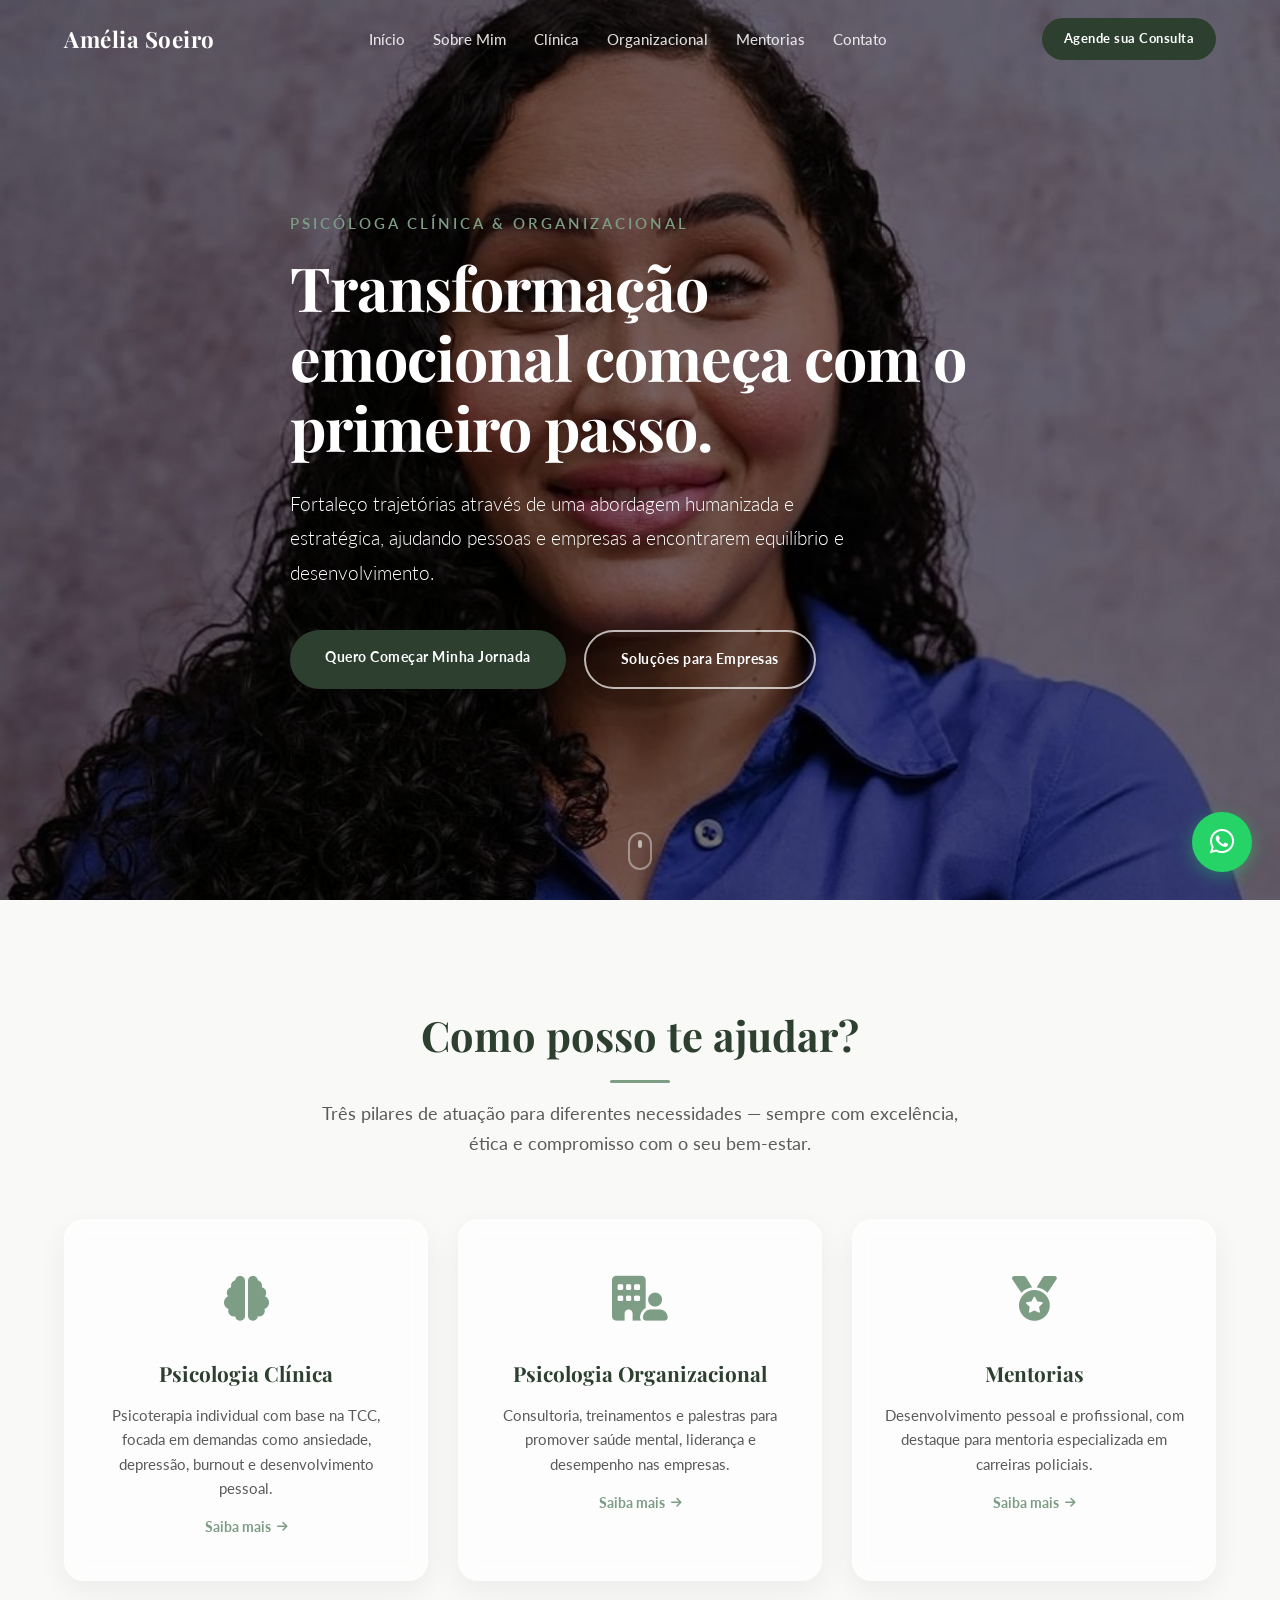
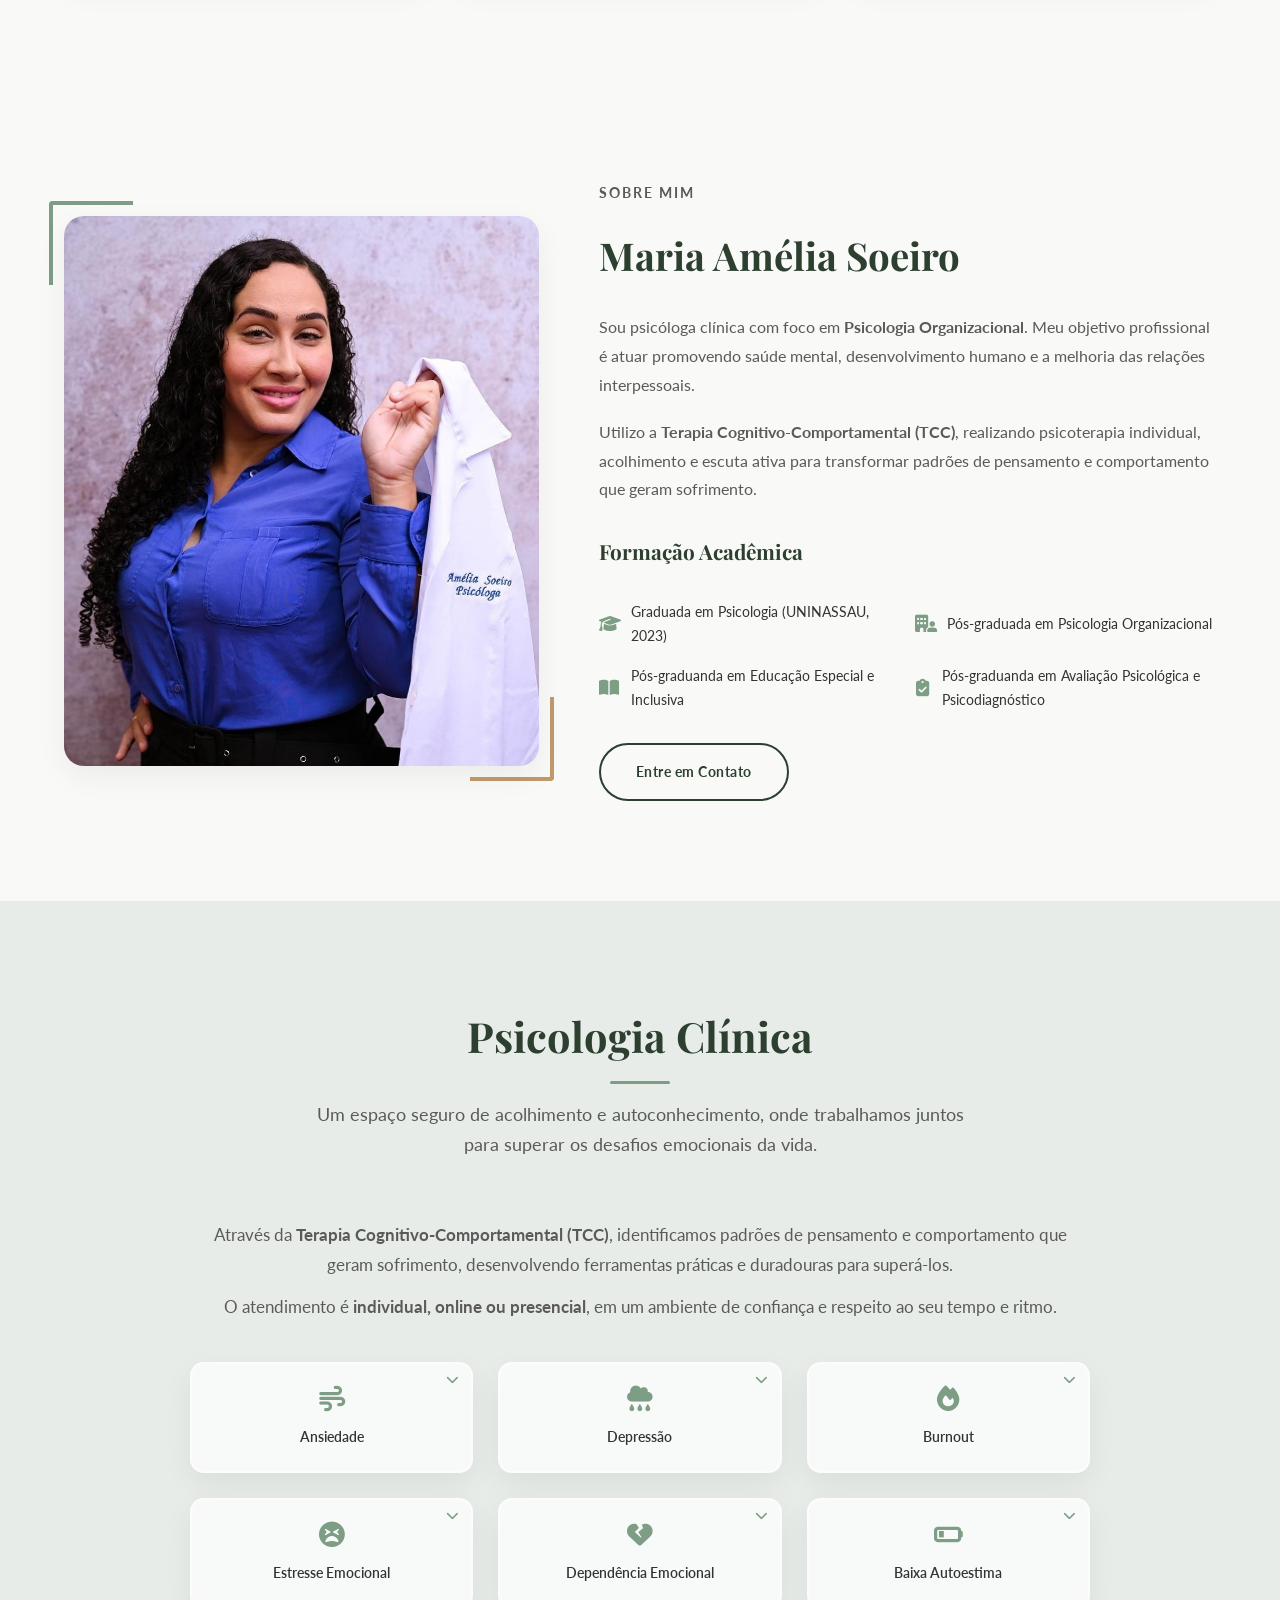
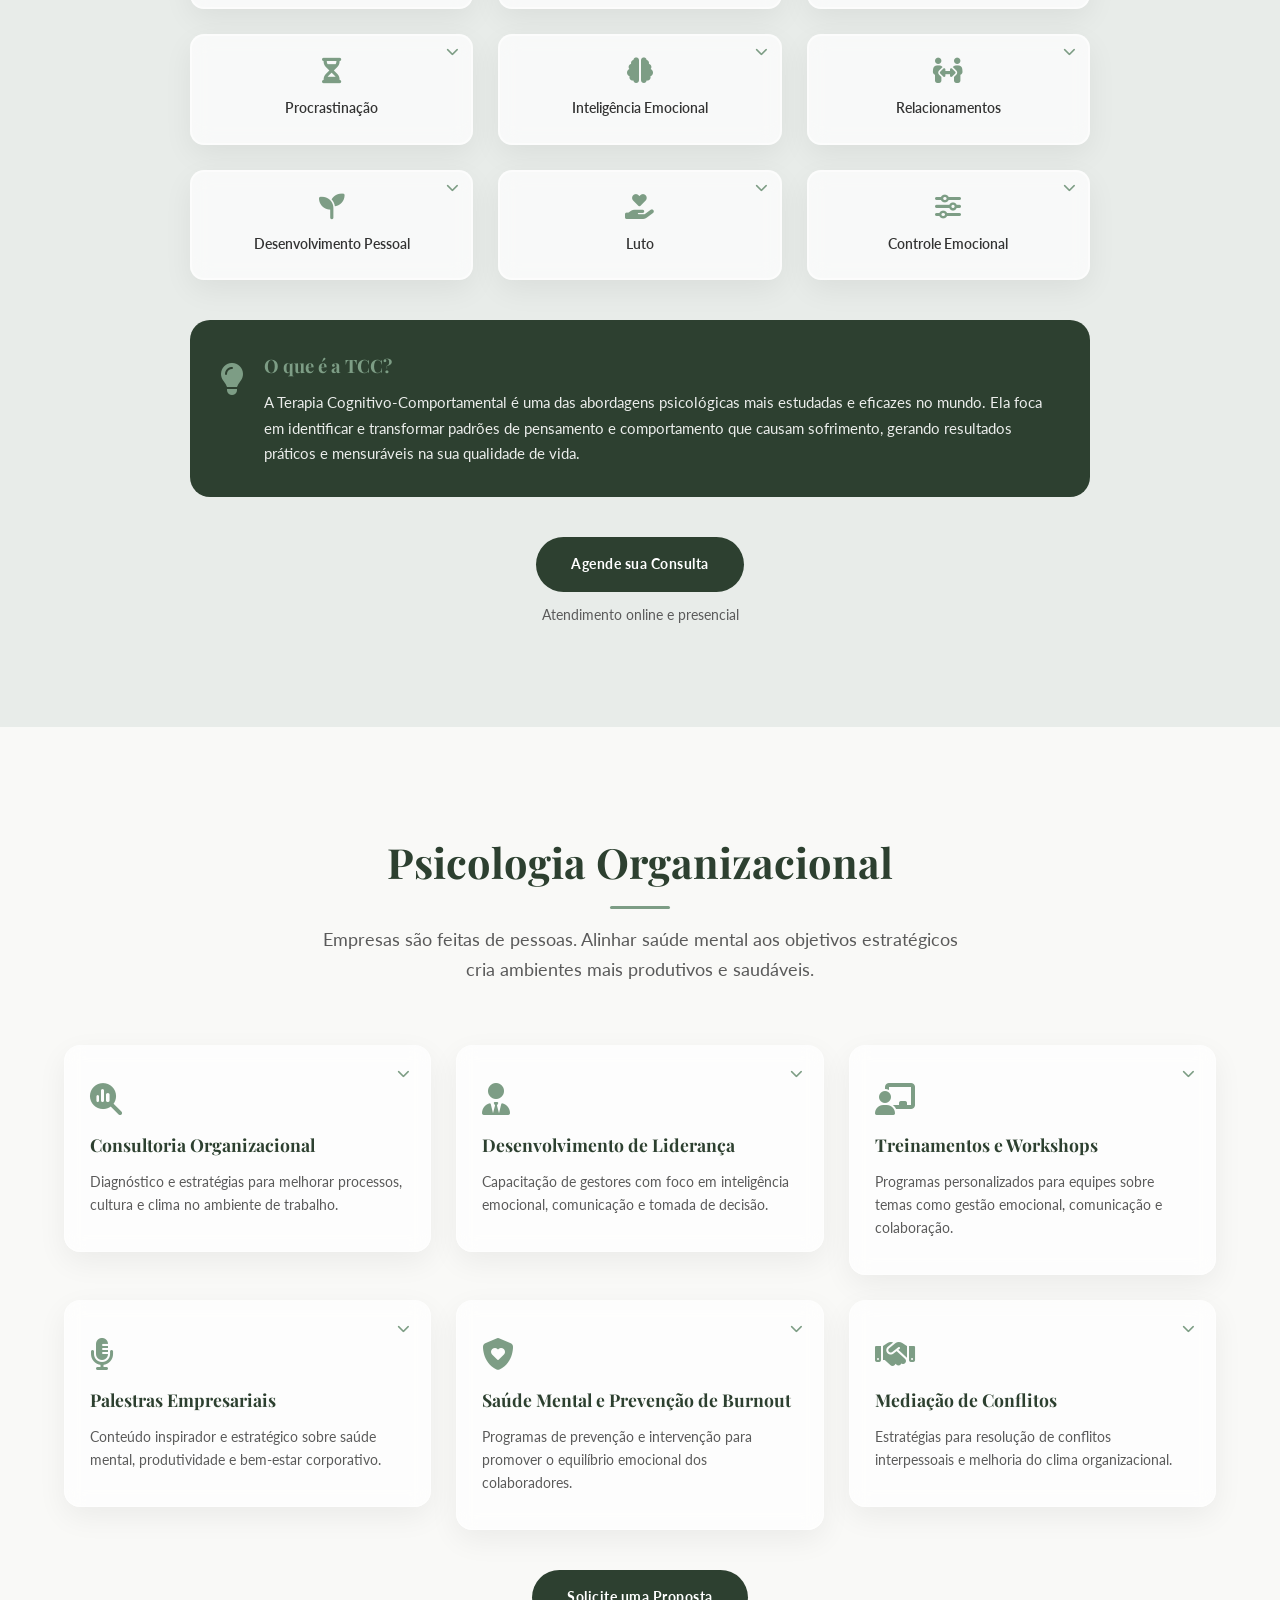
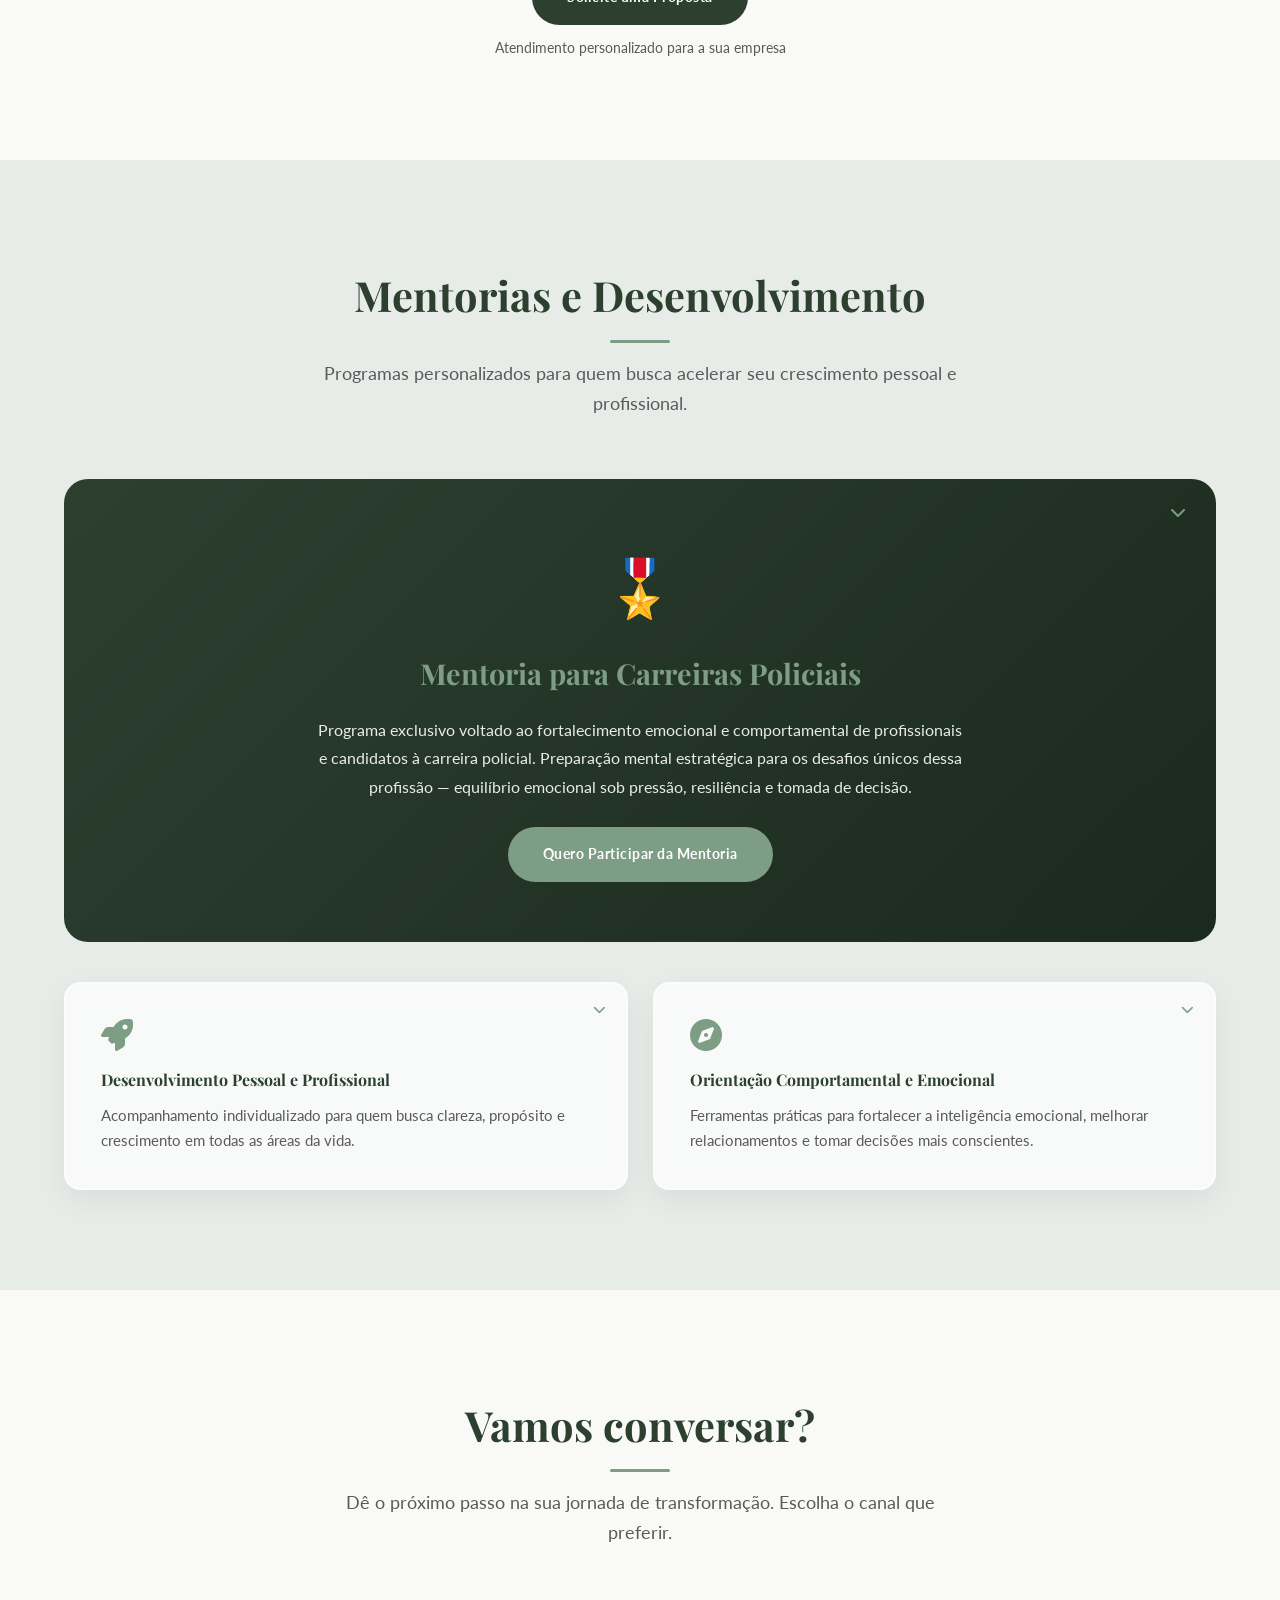
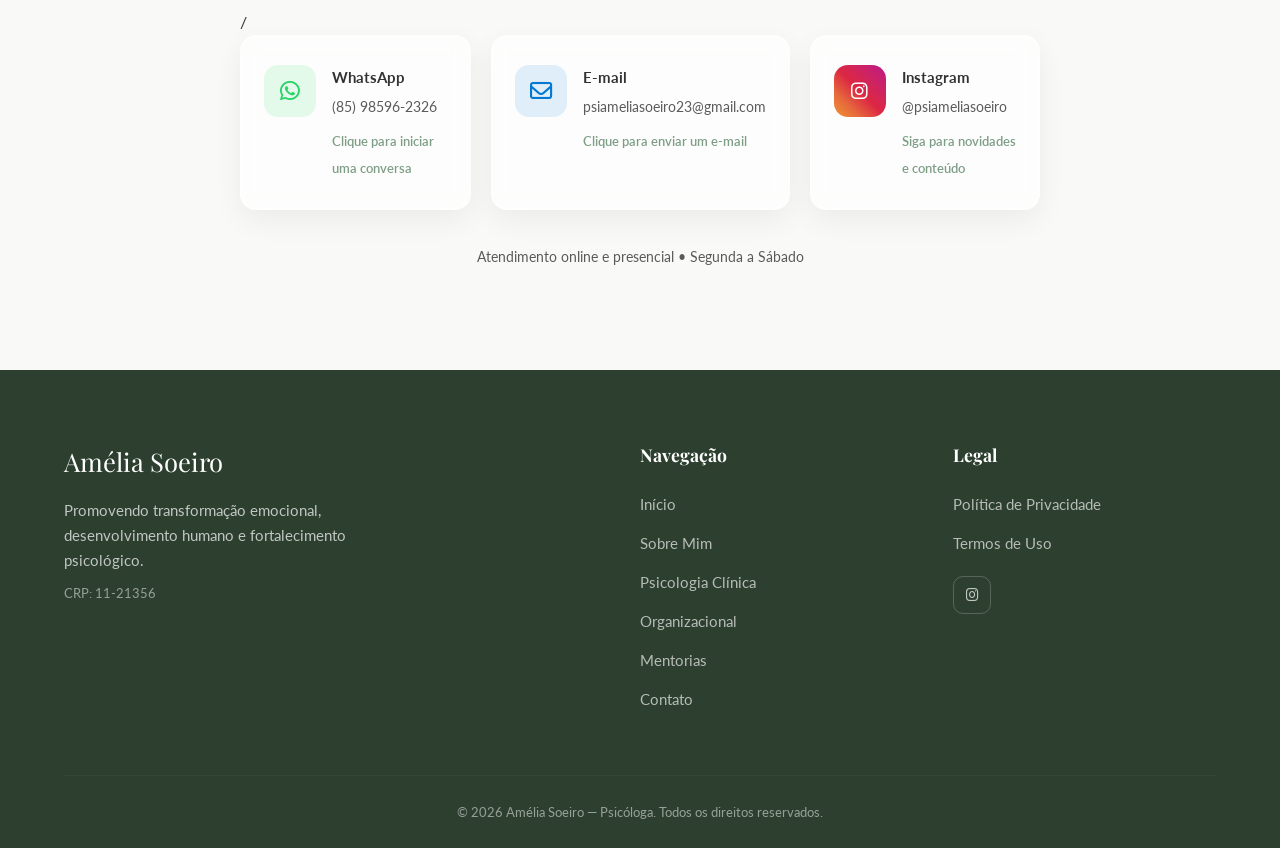
<file: index.html>
<!DOCTYPE html>
<html lang="pt-BR">

<head>
    <meta charset="UTF-8">
    <meta name="viewport" content="width=device-width, initial-scale=1.0">

    <!-- SEO Meta Tags -->
    <title>Amélia Soeiro — Psicóloga Clínica e Organizacional | TCC e Mentoria</title>
    <meta name="description"
        content="Psicóloga Amélia Soeiro — Atendimento humanizado com TCC (Terapia Cognitivo-Comportamental), Psicologia Organizacional para empresas e Mentoria especializada para carreiras policiais. Agende sua consulta.">
    <meta name="keywords"
        content="psicóloga, Amélia Soeiro, TCC, terapia cognitivo-comportamental, psicologia clínica, psicologia organizacional, mentoria policial, saúde mental, consultoria empresarial, ansiedade, depressão, burnout">
    <meta name="author" content="Amélia Soeiro">
    <meta name="robots" content="index, follow">
    <link rel="canonical" href="https://ameliasoeiro.com.br">

    <!-- Open Graph -->
    <meta property="og:title" content="Amélia Soeiro — Psicóloga Clínica e Organizacional">
    <meta property="og:description"
        content="Transformação emocional e desenvolvimento humano. Atendimento psicológico clínico, organizacional e mentorias especializadas.">
    <meta property="og:type" content="website">
    <meta property="og:url" content="https://ameliasoeiro.com.br">
    <meta property="og:locale" content="pt_BR">
    <meta property="og:site_name" content="Amélia Soeiro Psicóloga">

    <!-- Schema.org JSON-LD -->
    <script type="application/ld+json">
    {
      "@context": "https://schema.org",
      "@type": "ProfessionalService",
      "name": "Amélia Soeiro — Psicóloga",
      "description": "Psicóloga Clínica e Organizacional com especialização em TCC. Atendimento humanizado e estratégico.",
      "url": "https://ameliasoeiro.com.br",
      "priceRange": "$$",
      "@id": "https://ameliasoeiro.com.br",
      "hasOfferCatalog": {
        "@type": "OfferCatalog",
        "name": "Serviços de Psicologia",
        "itemListElement": [
          { "@type": "Offer", "itemOffered": { "@type": "Service", "name": "Psicologia Clínica — TCC" } },
          { "@type": "Offer", "itemOffered": { "@type": "Service", "name": "Psicologia Organizacional" } },
          { "@type": "Offer", "itemOffered": { "@type": "Service", "name": "Mentoria para Carreiras Policiais" } }
        ]
      }
    }
    </script>

    <!-- Fonts -->
    <link rel="preconnect" href="https://fonts.googleapis.com">
    <link rel="preconnect" href="https://fonts.gstatic.com" crossorigin>
    <link
        href="https://fonts.googleapis.com/css2?family=Playfair+Display:ital,wght@0,400;0,600;0,700;1,400&family=Lato:wght@300;400;700&display=swap"
        rel="stylesheet">

    <!-- Icons -->
    <link rel="stylesheet" href="https://cdnjs.cloudflare.com/ajax/libs/font-awesome/6.5.0/css/all.min.css">

    <!-- Preload Hero Image (LCP Optimization) -->
    <link rel="preload" as="image" href="fotos/WhatsApp Image 2026-05-02 at 08.25.17 (3).jpeg">

    <!-- Styles -->
    <link rel="stylesheet" href="style.css">
</head>

<body>

    <!-- Navigation -->
    <nav class="nav" id="nav" aria-label="Navegação principal">
        <div class="container">
            <a href="#inicio" class="logo">Amélia Soeiro</a>

            <ul class="nav-links" id="nav-links">
                <li><a href="#inicio">Início</a></li>
                <li><a href="#sobre">Sobre Mim</a></li>
                <li><a href="#clinica">Clínica</a></li>
                <li><a href="#organizacional">Organizacional</a></li>
                <li><a href="#mentorias">Mentorias</a></li>
                <li><a href="#contato">Contato</a></li>
            </ul>

            <a href="https://wa.me/5585985962326" class="btn btn-primary nav-cta" id="nav-cta-btn">Agende sua
                Consulta</a>

            <!-- Mobile Hamburger Button -->
            <button class="hamburger" id="hamburger" aria-label="Abrir menu" aria-expanded="false">
                <span class="hamburger-line"></span>
                <span class="hamburger-line"></span>
                <span class="hamburger-line"></span>
            </button>
        </div>
    </nav>

    <!-- Mobile Drawer Menu -->
    <div class="mobile-menu-overlay" id="mobile-overlay"></div>
    <div class="mobile-menu" id="mobile-menu" aria-label="Menu mobile">
        <ul class="mobile-menu-links">
            <li><a href="#inicio">Início</a></li>
            <li><a href="#sobre">Sobre Mim</a></li>
            <li><a href="#clinica">Clínica</a></li>
            <li><a href="#organizacional">Organizacional</a></li>
            <li><a href="#mentorias">Mentorias</a></li>
            <li><a href="#contato">Contato</a></li>
        </ul>
        <a href="https://wa.me/5585985962326" class="btn btn-primary"
            style="width: 100%; text-align: center; margin-top: 20px;">Agende sua Consulta</a>
    </div>

    <main>

        <!-- Hero Section -->
        <section class="hero" id="inicio" data-bg="#1a1a1a">
            <div class="hero-bg">
                <img src="fotos/WhatsApp Image 2026-05-02 at 08.25.17 (3).jpeg"
                    alt="Psicóloga Amélia Soeiro — Atendimento profissional humanizado" width="900" height="1200">
            </div>
            <div class="container">
                <div class="hero-content fade-in-section">
                    <p class="hero-tag">Psicóloga Clínica &amp; Organizacional</p>
                    <h1>Transformação emocional começa com o primeiro passo.</h1>
                    <p class="hero-subtitle">Fortaleço trajetórias através de uma abordagem humanizada e estratégica,
                        ajudando pessoas e empresas a encontrarem equilíbrio e desenvolvimento.</p>
                    <div class="hero-btns">
                        <a href="https://wa.me/5585985962326" class="btn btn-primary" id="hero-cta-whatsapp">Quero
                            Começar Minha Jornada</a>
                        <a href="#organizacional" class="btn btn-outline-light" id="hero-cta-empresas">Soluções para
                            Empresas</a>
                    </div>
                </div>
            </div>
            <div class="hero-scroll-hint" aria-hidden="true">
                <span></span>
            </div>
        </section>

        <!-- Pillars Section -->
        <section class="section pillars" id="pilares" data-bg="#F9F9F7">
            <div class="container">
                <div class="section-title fade-in-section">
                    <h2>Como posso te ajudar?</h2>
                    <p>Três pilares de atuação para diferentes necessidades — sempre com excelência, ética e compromisso
                        com o seu bem-estar.</p>
                </div>
                <div class="pillars-grid">
                    <a href="#clinica" class="pillar-card fade-in-section" id="pillar-clinica">
                        <div class="pillar-icon"><i class="fas fa-brain"></i></div>
                        <h3>Psicologia Clínica</h3>
                        <p>Psicoterapia individual com base na TCC, focada em demandas como ansiedade, depressão,
                            burnout e desenvolvimento pessoal.</p>
                        <span class="btn-text">Saiba mais <i class="fas fa-arrow-right"></i></span>
                    </a>
                    <a href="#organizacional" class="pillar-card fade-in-section" id="pillar-org">
                        <div class="pillar-icon"><i class="fas fa-building-user"></i></div>
                        <h3>Psicologia Organizacional</h3>
                        <p>Consultoria, treinamentos e palestras para promover saúde mental, liderança e desempenho nas
                            empresas.</p>
                        <span class="btn-text">Saiba mais <i class="fas fa-arrow-right"></i></span>
                    </a>
                    <a href="#mentorias" class="pillar-card fade-in-section" id="pillar-mentoria">
                        <div class="pillar-icon"><i class="fas fa-medal"></i></div>
                        <h3>Mentorias</h3>
                        <p>Desenvolvimento pessoal e profissional, com destaque para mentoria especializada em carreiras
                            policiais.</p>
                        <span class="btn-text">Saiba mais <i class="fas fa-arrow-right"></i></span>
                    </a>
                </div>
            </div>
        </section>

        <!-- About Section -->
        <section class="section" id="sobre" data-bg="#F2F5F2">
            <div class="container">
                <div class="about-grid">
                    <div class="about-image fade-in-section">
                        <img src="fotos/WhatsApp Image 2026-05-02 at 08.25.17 (1).jpeg"
                            alt="Amélia Soeiro, Psicóloga — segurando jaleco profissional com sorriso acolhedor"
                            width="900" height="1200" loading="lazy">
                    </div>
                    <div class="about-content fade-in-section">
                        <p class="about-tag">Sobre Mim</p>
                        <h2>Maria Amélia Soeiro</h2>
                        <p>Sou psicóloga clínica com foco em <strong>Psicologia Organizacional</strong>. Meu objetivo
                            profissional é atuar promovendo saúde mental, desenvolvimento humano e a melhoria das
                            relações interpessoais.</p>
                        <p>Utilizo a <strong>Terapia Cognitivo-Comportamental (TCC)</strong>, realizando psicoterapia
                            individual, acolhimento e escuta ativa para transformar padrões de pensamento e
                            comportamento que geram sofrimento.</p>

                        <h3 class="about-subtitle">Formação Acadêmica</h3>
                        <div class="about-highlights">
                            <div class="highlight-item">
                                <i class="fas fa-graduation-cap"></i>
                                <span>Graduada em Psicologia (UNINASSAU, 2023)</span>
                            </div>
                            <div class="highlight-item">
                                <i class="fas fa-building-user"></i>
                                <span>Pós-graduada em Psicologia Organizacional</span>
                            </div>
                            <div class="highlight-item">
                                <i class="fas fa-book-open"></i>
                                <span>Pós-graduanda em Educação Especial e Inclusiva</span>
                            </div>
                            <div class="highlight-item">
                                <i class="fas fa-clipboard-check"></i>
                                <span>Pós-graduanda em Avaliação Psicológica e Psicodiagnóstico</span>
                            </div>
                        </div>

                        <a href="#contato" class="btn btn-outline" id="about-cta">Entre em Contato</a>
                    </div>
                </div>
            </div>
        </section>

        <!-- Clinical Section -->
        <section class="section section-alt" id="clinica" data-bg="#EBF0EC">
            <div class="container">
                <div class="section-title fade-in-section">
                    <h2>Psicologia Clínica</h2>
                    <p>Um espaço seguro de acolhimento e autoconhecimento, onde trabalhamos juntos para superar os
                        desafios emocionais da vida.</p>
                </div>
                <div class="clinica-content">
                    <div class="clinica-text fade-in-section">
                        <p>Através da <strong>Terapia Cognitivo-Comportamental (TCC)</strong>, identificamos padrões de
                            pensamento e comportamento que geram sofrimento, desenvolvendo ferramentas práticas e
                            duradouras para superá-los.</p>
                        <p>O atendimento é <strong>individual, online ou presencial</strong>, em um ambiente de
                            confiança e respeito ao seu tempo e ritmo.</p>
                    </div>

<div class="demands-grid fade-in-section">
                        <div class="demand-item">
                            <i class="fas fa-wind"></i>
                            <span>Ansiedade</span>
                            <i class="fas fa-chevron-down expand-icon"></i>
                            <div class="demand-expanded">Sentimentos de preocupação excessiva, nervosismo e tensão que
                                podem interferir no dia a dia. A TCC ajuda a identificar gatilhos e desenvolver
                                estratégias para gerenciar a ansiedade de forma saludable.</div>
                        </div>
                        <div class="demand-item">
                            <i class="fas fa-cloud-rain"></i>
                            <span>Depressão</span>
                            <i class="fas fa-chevron-down expand-icon"></i>
                            <div class="demand-expanded">Estado persistente de tristeza, perda de interesse e energia
                                que afeta a qualidade de vida. Através da TCC, trabalha-se a reestruturação cognitiva e
                                comportamentos que ajudam a recuperar o bem-estar.</div>
                        </div>
                        <div class="demand-item">
                            <i class="fas fa-fire"></i>
                            <span>Burnout</span>
                            <i class="fas fa-chevron-down expand-icon"></i>
                            <div class="demand-expanded">Exaustão física e emocional relacionada ao trabalho ou outras
                                demandas. Ajudo a identificar padrões de sobrecarga e desenvolver limites saudáveis para
                                restaurar o equilíbrio.</div>
                        </div>
                        <div class="demand-item">
                            <i class="fas fa-face-tired"></i>
                            <span>Estresse Emocional</span>
                            <i class="fas fa-chevron-down expand-icon"></i>
                            <div class="demand-expanded">Resposta do organismo a situações desafiadoras que gera tensão
                                mental e física. Trabalhamos técnicas de enfrentamento e regulação emocional para
                                melhorar a qualidade de vida.</div>
                        </div>
                        <div class="demand-item">
                            <i class="fas fa-heart-crack"></i>
                            <span>Dependência Emocional</span>
                            <i class="fas fa-chevron-down expand-icon"></i>
                            <div class="demand-expanded">Necessidade excessiva de aprovação e affection alheia para
                                sentir-se seguro. A terapia ajuda a desenvolver autonomia emocional e fortalecer a auto
                                estima para relações mais saudáveis.</div>
                        </div>
                        <div class="demand-item">
                            <i class="fas fa-battery-quarter"></i>
                            <span>Baixa Autoestima</span>
                            <i class="fas fa-chevron-down expand-icon"></i>
                            <div class="demand-expanded">Percepção negativa de si mesmo que afeta decisões e
                                relacionamentos. Através da TCC, trabalhamos a reestruturação de crenças limitantes e o
                                desenvolvimento de uma imagem mais positiva.</div>
                        </div>
                        <div class="demand-item">
                            <i class="fas fa-hourglass-half"></i>
                            <span>Procrastinação</span>
                            <i class="fas fa-chevron-down expand-icon"></i>
                            <div class="demand-expanded">Postergação constante de tarefas apesar das consequências
                                negativas. Identificamos padrões de pensamento e comportamentos que levam à
                                procrastinação, desenvolvendo estratégias práticas.</div>
                        </div>
                        <div class="demand-item">
                            <i class="fas fa-brain"></i>
                            <span>Inteligência Emocional</span>
                            <i class="fas fa-chevron-down expand-icon"></i>
                            <div class="demand-expanded">Capacidade de reconhecer, compreender e gerenciar as próprias
                                emoções e as dos outros. Desarrollamos habilidades de autogestão emocional para melhor
                                relacionamento interpessoal.</div>
                        </div>
                        <div class="demand-item">
                            <i class="fas fa-people-arrows"></i>
                            <span>Relacionamentos</span>
                            <i class="fas fa-chevron-down expand-icon"></i>
                            <div class="demand-expanded">Dificuldades em estabelecer e manter relações saudáveis com
                                família, amigos ou parceiros. Exploramos padrões relacionais и коммуникационных para
                                melhorar a conexão emocional.</div>
                        </div>
                        <div class="demand-item">
                            <i class="fas fa-seedling"></i>
                            <span>Desenvolvimento Pessoal</span>
                            <i class="fas fa-chevron-down expand-icon"></i>
                            <div class="demand-expanded">Crescimento e autoconhecimento para atingir seu potencial
                                pleno. Trabalhamos metas pessoais, valores e propósito de vida para uma trajetória mais
                                realizada e significativa.</div>
                        </div>
                        <div class="demand-item">
                            <i class="fas fa-hand-holding-heart"></i>
                            <span>Luto</span>
                            <i class="fas fa-chevron-down expand-icon"></i>
                            <div class="demand-expanded">Processo de perda que pode ser muito difícil de enfrentar
                                sozinho. A terapia oferece suporte para elaborar o luto de forma saudável, respeitando o
                                tempo e as emoções de cada pessoa.</div>
                        </div>
                        <div class="demand-item">
                            <i class="fas fa-sliders"></i>
                            <span>Controle Emocional</span>
                            <i class="fas fa-chevron-down expand-icon"></i>
                            <div class="demand-expanded">Dificuldade em regular respostas emocionais em diferentes
                                situações. Develop técnicas de mindfulness e estratégias cognitivas para responder em
                                vez de reagir automaticamente.</div>
                        </div>
                    </div>

                    <div class="tcc-box fade-in-section">
                        <div class="tcc-icon"><i class="fas fa-lightbulb"></i></div>
                        <div>
                            <h4>O que é a TCC?</h4>
                            <p>A Terapia Cognitivo-Comportamental é uma das abordagens psicológicas mais estudadas e
                                eficazes no mundo. Ela foca em identificar e transformar padrões de pensamento e
                                comportamento que causam sofrimento, gerando resultados práticos e mensuráveis na sua
                                qualidade de vida.</p>
                        </div>
                    </div>

                    <div class="cta-center fade-in-section">
                        <a href="https://wa.me/5585985962326" class="btn btn-primary" id="clinica-cta">Agende sua
                            Consulta</a>
                        <p class="cta-note">Atendimento online e presencial</p>
                    </div>
                </div>
            </div>
        </section>

        <!-- Organizational Section -->
        <section class="section" id="organizacional" data-bg="#F9F9F7">
            <div class="container">
                <div class="section-title fade-in-section">
                    <h2>Psicologia Organizacional</h2>
                    <p>Empresas são feitas de pessoas. Alinhar saúde mental aos objetivos estratégicos cria ambientes
                        mais produtivos e saudáveis.</p>
                </div>
                <div class="org-grid fade-in-section">
                    <div class="org-card">
                        <i class="fas fa-magnifying-glass-chart"></i>
                        <h4>Consultoria Organizacional</h4>
                        <p>Diagnóstico e estratégias para melhorar processos, cultura e clima no ambiente de trabalho.
                        </p>
                        <i class="fas fa-chevron-down expand-icon"></i>
                        <div class="org-expanded">Análise profunda da realidade organizacional através de entrevistas,
                            questionários e observação. Desenvolvo planos de ação customizados que abordam desde
                            problemas de comunicação até restructuring de equipes, sempre alinhados aos objetivos
                            estratégicos da empresa.</div>
                    </div>
                    <div class="org-card">
                        <i class="fas fa-user-tie"></i>
                        <h4>Desenvolvimento de Liderança</h4>
                        <p>Capacitação de gestores com foco em inteligência emocional, comunicação e tomada de decisão.
                        </p>
                        <i class="fas fa-chevron-down expand-icon"></i>
                        <div class="org-expanded">Programa estruturado que transforma gestores em líderes mais eficazes
                            e humanos. Trabalha autoconhecimento, gestão de equipes, feedback construtivo, resolução de
                            conflitos e inteligência emocional — competências essenciais para times de alto desempenho.
                        </div>
                    </div>
                    <div class="org-card">
                        <i class="fas fa-chalkboard-user"></i>
                        <h4>Treinamentos e Workshops</h4>
                        <p>Programas personalizados para equipes sobre temas como gestão emocional, comunicação e
                            colaboração.</p>
                        <i class="fas fa-chevron-down expand-icon"></i>
                        <div class="org-expanded">Dinâmicas interativas e práticas que promovem aprendizado
                            significativo. Conteúdos incluem: gestão do estresse, trabalho em equipe, comunicação
                            assertiva, prevenção ao burnout, diversidade e inclusão, e muito mais. Formato presencial ou
                            online.</div>
                    </div>
                    <div class="org-card">
                        <i class="fas fa-microphone-lines"></i>
                        <h4>Palestras Empresariais</h4>
                        <p>Conteúdo inspirador e estratégico sobre saúde mental, produtividade e bem-estar corporativo.
                        </p>
                        <i class="fas fa-chevron-down expand-icon"></i>
                        <div class="org-expanded">Apresentações engajantes para eventos corporativos, convenções e dias
                            de integração. Temas como "Saúde Mental na Empresa", "Liderança Humanizada", "Gestão do
                            Estresse" e "Equilíbrio Vida-Trabalho" que inspiram e transformam.</div>
                    </div>
                    <div class="org-card">
                        <i class="fas fa-shield-heart"></i>
                        <h4>Saúde Mental e Prevenção de Burnout</h4>
                        <p>Programas de prevenção e intervenção para promover o equilíbrio emocional dos colaboradores.
                        </p>
                        <i class="fas fa-chevron-down expand-icon"></i>
                        <div class="org-expanded">Abordagem sistemática para identificar riscos psicossociais e
                            implementar políticas de bem-estar. Inclui diagnóstico de clima, grupos de apoio, workshops
                            de autocuidado, canais de escuta psicológica e treinamento de gestores para detectar sinais
                            de alerta.</div>
                    </div>
                    <div class="org-card">
                        <i class="fas fa-handshake"></i>
                        <h4>Mediação de Conflitos</h4>
                        <p>Estratégias para resolução de conflitos interpessoais e melhoria do clima organizacional.</p>
                        <i class="fas fa-chevron-down expand-icon"></i>
                        <div class="org-expanded">Intervenção técnica para transformar conflitos em oportunidades de
                            crescimento. Facilito conversas entre partes, identifico interesses comuns, construo acordos
                            e desenvolvo competências de comunicação não violenta para prevenir futuros conflitos.</div>
                    </div>
                </div>
                <div class="cta-center fade-in-section">
                    <a href="https://wa.me/5585985962326" class="btn btn-primary" id="org-cta">Solicite uma Proposta</a>
                    <p class="cta-note">Atendimento personalizado para a sua empresa</p>
                </div>
            </div>
        </section>

        <!-- Mentorship Section -->
        <section class="section section-alt" id="mentorias" data-bg="#E5EAE6">
            <div class="container">
                <div class="section-title fade-in-section">
                    <h2>Mentorias e Desenvolvimento</h2>
                    <p>Programas personalizados para quem busca acelerar seu crescimento pessoal e profissional.</p>
                </div>

                <div class="police-highlight fade-in-section" id="police-mentorship">
                    <div class="police-badge" aria-hidden="true">🎖️</div>
                    <h3>Mentoria para Carreiras Policiais</h3>
                    <p>Programa exclusivo voltado ao fortalecimento emocional e comportamental de profissionais e
                        candidatos à carreira policial. Preparação mental estratégica para os desafios únicos dessa
                        profissão — equilíbrio emocional sob pressão, resiliência e tomada de decisão.</p>
                    <div class="mentoria-expanded">Este programa foi desenvolvido especificamente para atender às
                        necessidades únicas de quem atua ou deseja atuar nas forças de segurança. Inclui: preparação
                        psicológica para concursos e academias, manejo do estresse operacional, desenvolvimento de
                        resiliência para situações de alta pressão, técnicas de regulação emocional para o dia a dia da
                        profissão, e acompanhamento contínuo para manutenção do equilíbrio mental. Ideal para candidatos
                        que buscam aprovação em concursos públicos полиции, profissionais que desejam melhorar seu
                        desempenho e bem-estar, e кто busca transição de carreira para o serviço público.</div>
                    <a href="https://wa.me/5585985962326" class="btn btn-accent" id="mentoria-policial-cta">Quero
                        Participar da Mentoria</a>
                    <i class="fas fa-chevron-down expand-icon"></i>
                </div>

                <div class="mentoria-extras fade-in-section">
                    <div class="mentoria-card">
                        <i class="fas fa-rocket"></i>
                        <h4>Desenvolvimento Pessoal e Profissional</h4>
                        <p>Acompanhamento individualizado para quem busca clareza, propósito e crescimento em todas as
                            áreas da vida.</p>
                        <i class="fas fa-chevron-down expand-icon"></i>
                        <div class="mentoria-expanded">Programa estruturado de autoconhecimento e planejamento de vida.
                            Exploramos valores pessoais, definição de metas realistas, identificação de potencialidades
                            e barreiras internas. Ideal para quem se sente perdido, deseja mudar de carreira, precisa de
                            direcionamento ou busca desenvolver hábitos produtivos. Includes ferramentas de coaching e
                            TCC para resultados práticos e duradouros.</div>
                    </div>
                    <div class="mentoria-card">
                        <i class="fas fa-compass"></i>
                        <h4>Orientação Comportamental e Emocional</h4>
                        <p>Ferramentas práticas para fortalecer a inteligência emocional, melhorar relacionamentos e
                            tomar decisões mais conscientes.</p>
                        <i class="fas fa-chevron-down expand-icon"></i>
                        <div class="mentoria-expanded">Aplicação de técnicas da TCC para desenvolver inteligência
                            emocional e melhorar a qualidade de vida. Trabalhamos autoconhecimento emocional,
                            identificação de padrões comportamentais nocivos, desenvolvimento de habilidades de
                            comunicação, gestão de conflitos interpessoais, e construção de relacionamentos mais
                            saudáveis. Indicado para quem busca crescimento pessoal e profissional.</div>
                    </div>
                </div>
            </div>
        </section>

        <!-- Contact Section -->
        <section class="section" id="contato" data-bg="#F9F9F7">
            <div class="container">
                <div class="section-title fade-in-section">
                    <h2>Vamos conversar?</h2>
                    <p>Dê o próximo passo na sua jornada de transformação. Escolha o canal que preferir.</p>
                </div>
                <div class="contact-grid">
                    <div class="contact-info fade-in-section">

                        /
                        <div class="contact-cards">
                            <a href="https://wa.me/5585985962326" class="contact-card" target="_blank">
                                <div class="contact-card-icon"><i class="fab fa-whatsapp"></i></div>
                                <div>
                                    <strong>WhatsApp</strong>
                                    <span>(85) 98596-2326</span>
                                    <small>Clique para iniciar uma conversa</small>
                                </div>
                            </a>

                            <a href="mailto:psiameliasoeiro23@gmail.com" class="contact-card" target="_blank">
                                <div class="contact-card-icon"><i class="far fa-envelope"></i></div>
                                <div>
                                    <strong>E-mail</strong>
                                    <span>psiameliasoeiro23@gmail.com</span>
                                    <small>Clique para enviar um e-mail</small>
                                </div>
                            </a>

                            <a href="https://www.instagram.com/psiameliasoeiro?igsh=bXU2aG9oc2g3cmdh&utm_source=qr"
                                class="contact-card" target="_blank">
                                <div class="contact-card-icon"><i class="fab fa-instagram"></i></div>
                                <div>
                                    <strong>Instagram</strong>
                                    <span>@psiameliasoeiro</span>
                                    <small>Siga para novidades e conteúdo</small>
                                </div>
                            </a>
                        </div>

                        <p class="contact-note">Atendimento online e presencial • Segunda a Sábado</p>
                    </div>
                </div>
            </div>
        </section>

    </main>

    <!-- WhatsApp Float -->
    <a href="https://wa.me/5585985962326" class="whatsapp-float" target="_blank" rel="noopener noreferrer"
        aria-label="Fale pelo WhatsApp" id="whatsapp-float">
        <i class="fab fa-whatsapp"></i>
        <span class="whatsapp-tooltip">Fale comigo!</span>
    </a>

    <!-- Footer -->
    <footer>
        <div class="container">
            <div class="footer-grid">
                <div>
                    <div class="footer-logo">Amélia Soeiro</div>
                    <p class="footer-desc">Promovendo transformação emocional, desenvolvimento humano e fortalecimento
                        psicológico.</p>
                    <p class="footer-crp">CRP: 11-21356</p>
                </div>
                <div class="footer-links">
                    <h4>Navegação</h4>
                    <ul>
                        <li><a href="#inicio">Início</a></li>
                        <li><a href="#sobre">Sobre Mim</a></li>
                        <li><a href="#clinica">Psicologia Clínica</a></li>
                        <li><a href="#organizacional">Organizacional</a></li>
                        <li><a href="#mentorias">Mentorias</a></li>
                        <li><a href="#contato">Contato</a></li>
                    </ul>
                </div>
                <div class="footer-links">
                    <h4>Legal</h4>
                    <ul>
                        <li><a href="#privacidade">Política de Privacidade</a></li>
                        <li><a href="#termos">Termos de Uso</a></li>
                    </ul>
                    <div class="footer-social">
                        <a href="https://www.instagram.com/psiameliasoeiro?igsh=bXU2aG9oc2g3cmdh&utm_source=qr"
                            target="_blank" aria-label="Instagram"><i class="fab fa-instagram"></i></a>
                    </div>
                </div>
            </div>
            <div class="footer-bottom">
                <p>&copy; 2026 Amélia Soeiro — Psicóloga. Todos os direitos reservados.</p>
            </div>
        </div>
    </footer>

    <!-- Scripts -->
    <script src="script.js" defer></script>
</body>

</html>
</file>
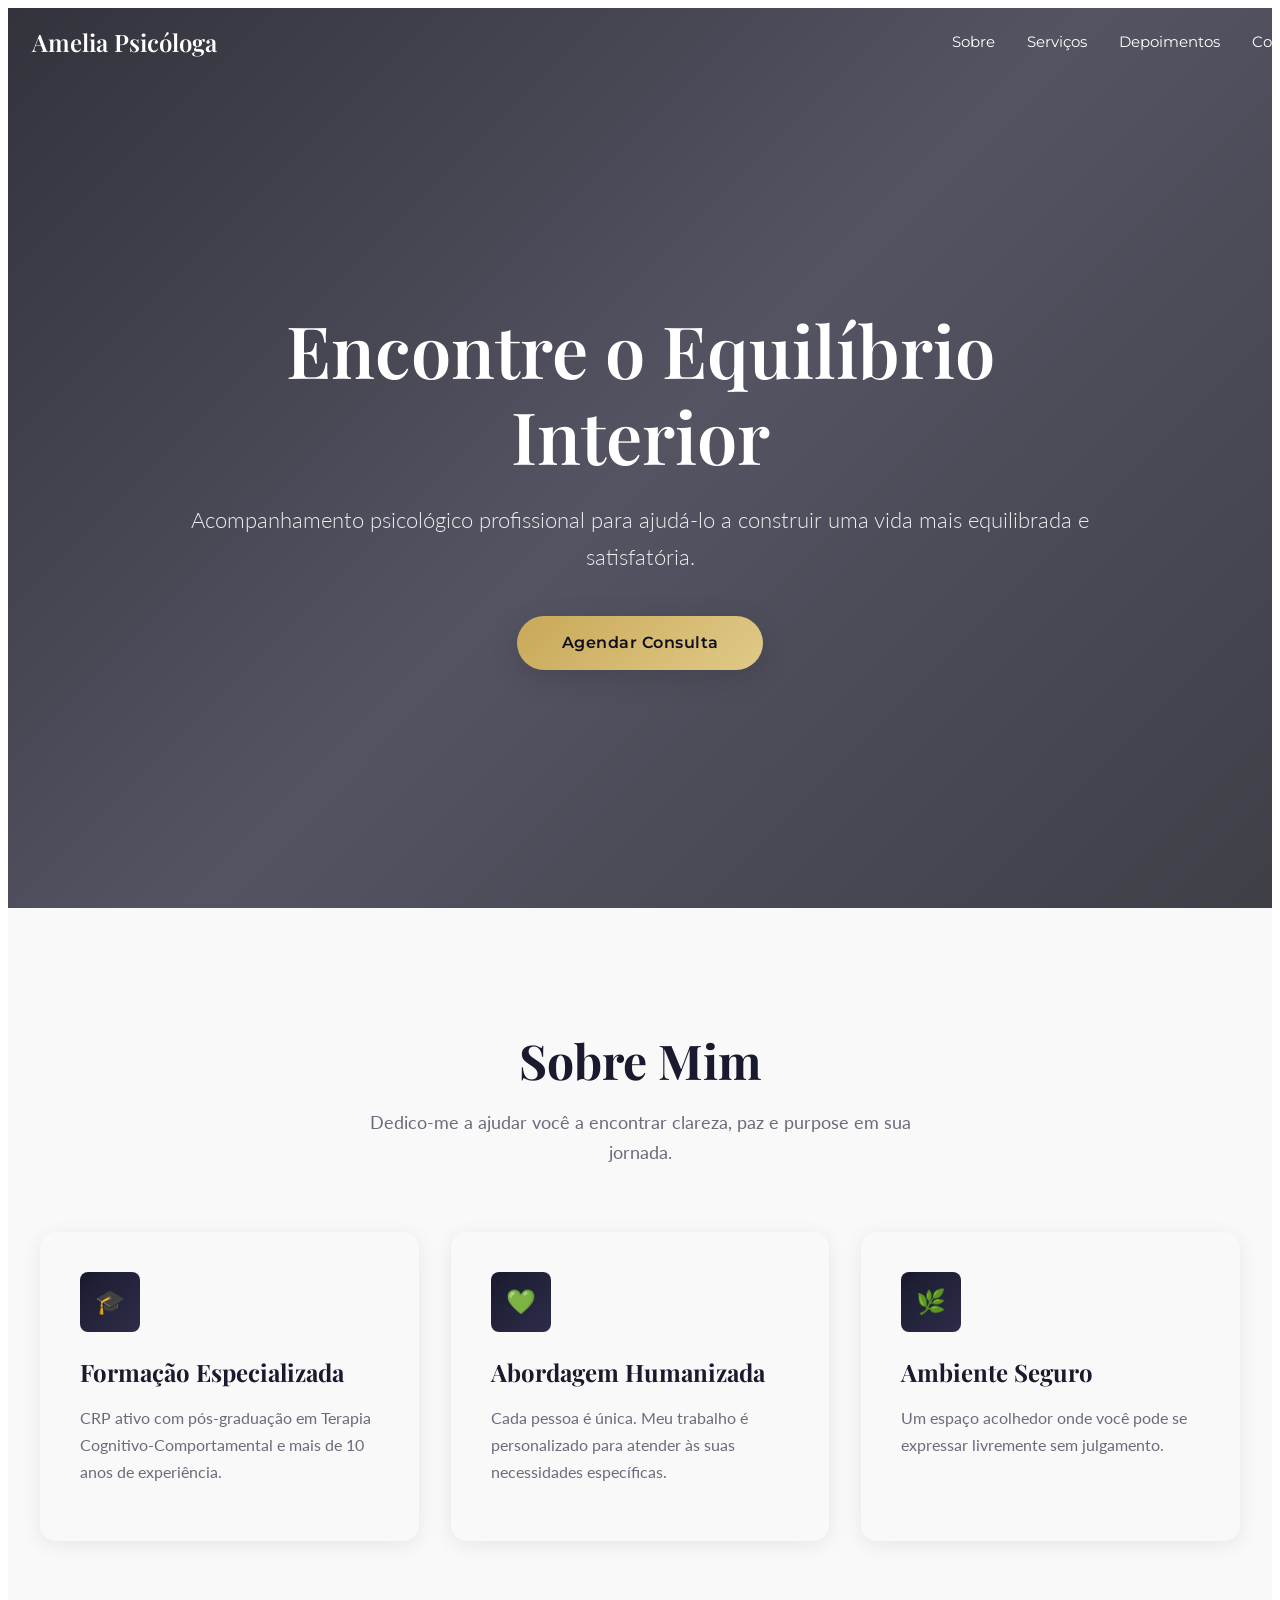
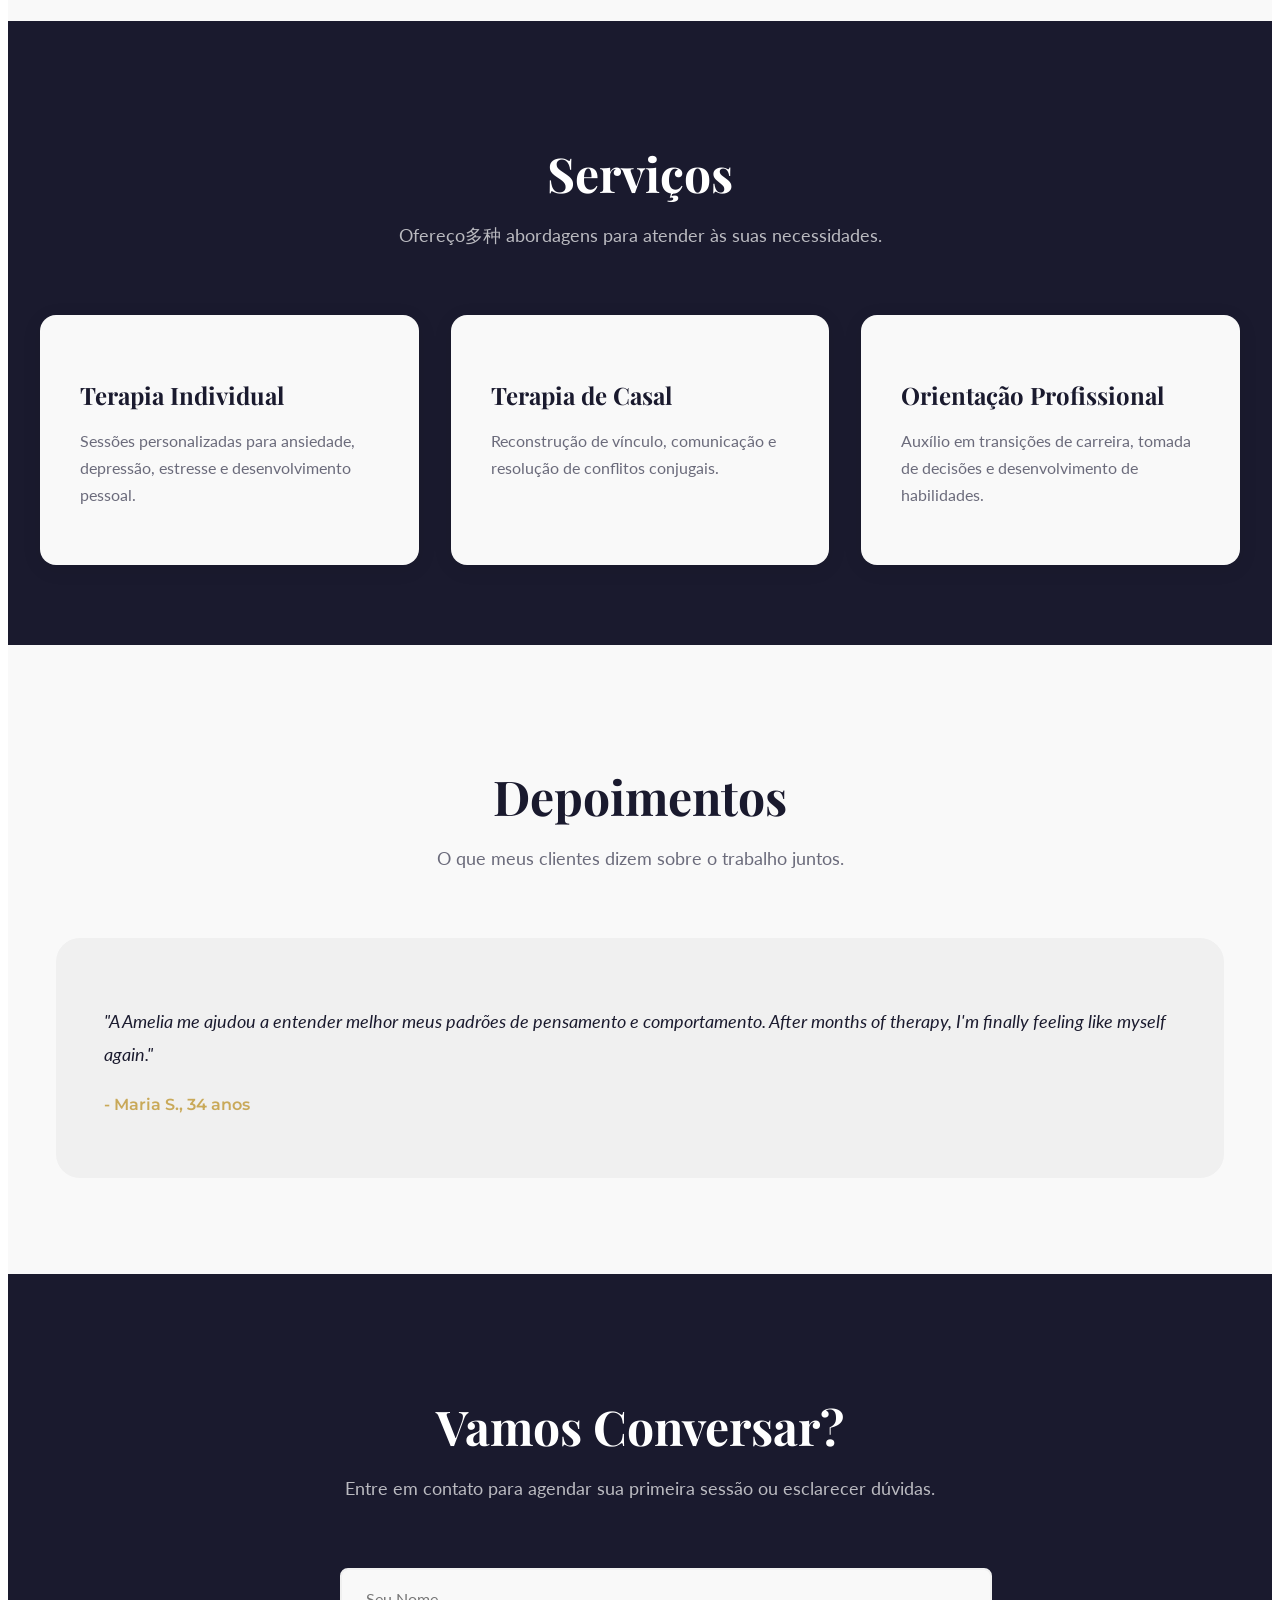
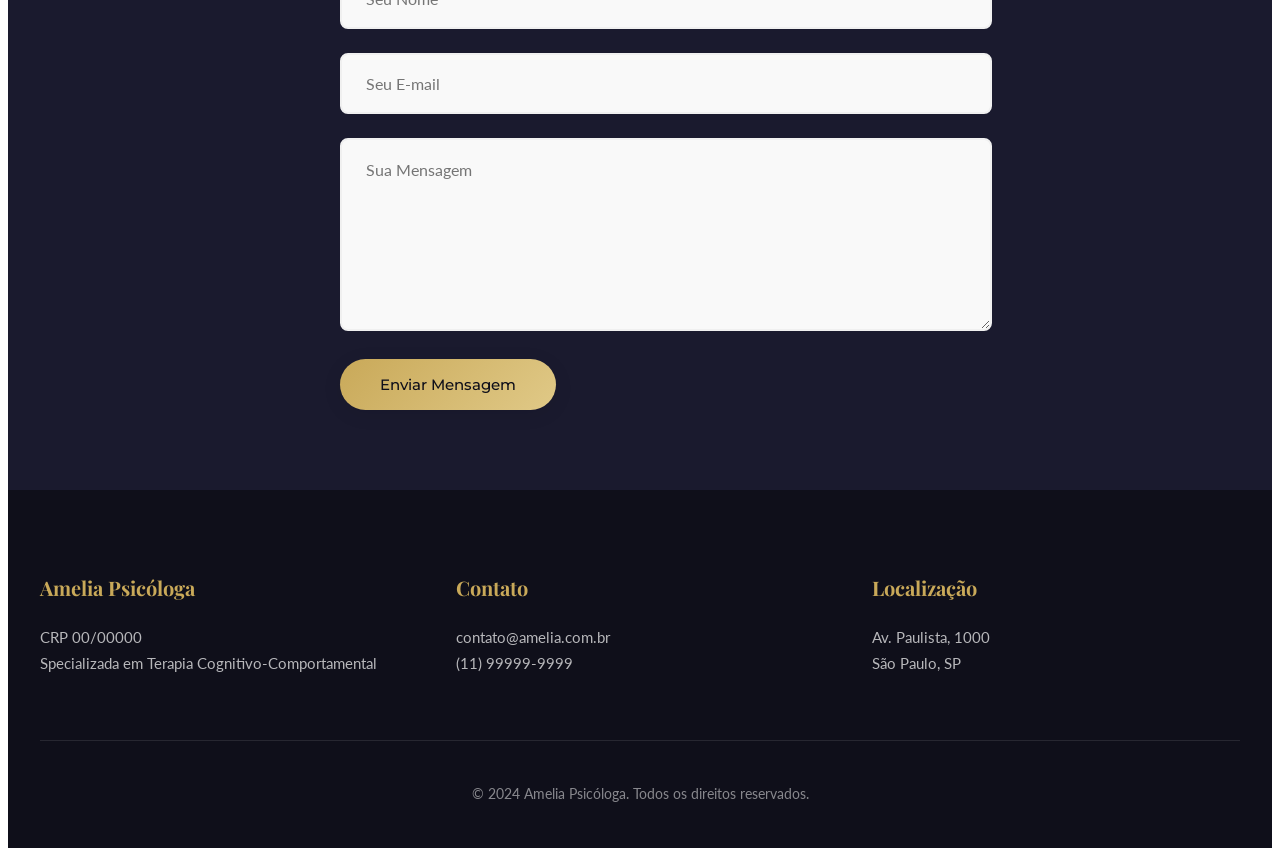
<file: premium-site-enhancer/templates/template-hero.html>
<!DOCTYPE html>
<html lang="pt-BR">
<head>
    <meta charset="UTF-8">
    <meta name="viewport" content="width=device-width, initial-scale=1.0">
    <title>Amelia Psicóloga - Wellness & Harmony</title>
    <link rel="stylesheet" href="premium-style.css">
    <link rel="preconnect" href="https://fonts.googleapis.com">
    <link rel="preconnect" href="https://fonts.gstatic.com" crossorigin>
    <link href="https://fonts.googleapis.com/css2?family=Playfair+Display:wght@400;500;600;700&family=Lato:wght@300;400;700&family=Montserrat:wght@300;400;500;600&display=swap" rel="stylesheet">
</head>
<body>
    <!-- Navigation -->
    <nav class="premium-nav">
        <a href="#" class="premium-nav__logo">Amelia Psicóloga</a>
        <ul class="premium-nav__links">
            <li><a href="#sobre" class="premium-nav__link">Sobre</a></li>
            <li><a href="#servicos" class="premium-nav__link">Serviços</a></li>
            <li><a href="#depoimentos" class="premium-nav__link">Depoimentos</a></li>
            <li><a href="#contato" class="premium-nav__link">Contato</a></li>
        </ul>
    </nav>

    <!-- Hero Section - Large Photo Mobile -->
    <section class="premium-hero" style="background-image: url('https://images.unsplash.com/photo-1544005313-94ddf0286df2?w=1920&q=80');">
        <div class="premium-hero__overlay"></div>
        <div class="premium-hero__content">
            <h1 class="premium-hero__title">Encontre o Equilíbrio Interior</h1>
            <p class="premium-hero__subtitle">Acompanhamento psicológico profissional para ajudá-lo a construir uma vida mais equilibrada e satisfatória.</p>
            <a href="#contato" class="premium-hero__cta">Agendar Consulta</a>
        </div>
    </section>

    <!-- About Section -->
    <section id="sobre" class="premium-section">
        <div class="premium-section__container">
            <div class="premium-section__header">
                <h2 class="premium-section__title">Sobre Mim</h2>
                <p class="premium-section__subtitle">Dedico-me a ajudar você a encontrar clareza, paz e purpose em sua jornada.</p>
            </div>
            <div class="premium-features">
                <div class="premium-card fade-in-section">
                    <div class="premium-card__icon">🎓</div>
                    <h3 class="premium-card__title">Formação Especializada</h3>
                    <p class="premium-card__text">CRP ativo com pós-graduação em Terapia Cognitivo-Comportamental e mais de 10 anos de experiência.</p>
                </div>
                <div class="premium-card fade-in-section stagger-1">
                    <div class="premium-card__icon">💚</div>
                    <h3 class="premium-card__title">Abordagem Humanizada</h3>
                    <p class="premium-card__text">Cada pessoa é única. Meu trabalho é personalizado para atender às suas necessidades específicas.</p>
                </div>
                <div class="premium-card fade-in-section stagger-2">
                    <div class="premium-card__icon">🌿</div>
                    <h3 class="premium-card__title">Ambiente Seguro</h3>
                    <p class="premium-card__text">Um espaço acolhedor onde você pode se expressar livremente sem julgamento.</p>
                </div>
            </div>
        </div>
    </section>

    <!-- Services Section -->
    <section id="servicos" class="premium-section premium-section--dark">
        <div class="premium-section__container">
            <div class="premium-section__header">
                <h2 class="premium-section__title">Serviços</h2>
                <p class="premium-section__subtitle">Ofereço多种 abordagens para atender às suas necessidades.</p>
            </div>
            <div class="premium-features">
                <div class="premium-card fade-in-section">
                    <h3 class="premium-card__title">Terapia Individual</h3>
                    <p class="premium-card__text">Sessões personalizadas para ansiedade, depressão, estresse e desenvolvimento pessoal.</p>
                </div>
                <div class="premium-card fade-in-section stagger-1">
                    <h3 class="premium-card__title">Terapia de Casal</h3>
                    <p class="premium-card__text">Reconstrução de vínculo, comunicação e resolução de conflitos conjugais.</p>
                </div>
                <div class="premium-card fade-in-section stagger-2">
                    <h3 class="premium-card__title">Orientação Profissional</h3>
                    <p class="premium-card__text">Auxílio em transições de carreira, tomada de decisões e desenvolvimento de habilidades.</p>
                </div>
            </div>
        </div>
    </section>

    <!-- Testimonials Section -->
    <section id="depoimentos" class="premium-section">
        <div class="premium-section__container">
            <div class="premium-section__header">
                <h2 class="premium-section__title">Depoimentos</h2>
                <p class="premium-section__subtitle">O que meus clientes dizem sobre o trabalho juntos.</p>
            </div>
            <div class="premium-testimonial fade-in-section">
                <p class="premium-testimonial__quote">"A Amelia me ajudou a entender melhor meus padrões de pensamento e comportamento. After months of therapy, I'm finally feeling like myself again."</p>
                <p class="premium-testimonial__author">- Maria S., 34 anos</p>
            </div>
        </div>
    </section>

    <!-- Contact Section -->
    <section id="contato" class="premium-section premium-section--dark">
        <div class="premium-section__container">
            <div class="premium-section__header">
                <h2 class="premium-section__title">Vamos Conversar?</h2>
                <p class="premium-section__subtitle">Entre em contato para agendar sua primeira sessão ou esclarecer dúvidas.</p>
            </div>
            <form class="premium-form" style="max-width: 600px; margin: 0 auto;">
                <div class="premium-form__group">
                    <input type="text" class="premium-form__input" placeholder="Seu Nome" required>
                </div>
                <div class="premium-form__group">
                    <input type="email" class="premium-form__input" placeholder="Seu E-mail" required>
                </div>
                <div class="premium-form__group">
                    <textarea class="premium-form__textarea" placeholder="Sua Mensagem" required></textarea>
                </div>
                <button type="submit" class="premium-btn premium-btn--primary">Enviar Mensagem</button>
            </form>
        </div>
    </section>

    <!-- Footer -->
    <footer class="premium-footer">
        <div class="premium-footer__container">
            <div>
                <h3 class="premium-footer__title">Amelia Psicóloga</h3>
                <p class="premium-footer__text">CRP 00/00000<br>Specializada em Terapia Cognitivo-Comportamental</p>
            </div>
            <div>
                <h3 class="premium-footer__title">Contato</h3>
                <p class="premium-footer__text">contato@amelia.com.br<br>(11) 99999-9999</p>
            </div>
            <div>
                <h3 class="premium-footer__title">Localização</h3>
                <p class="premium-footer__text">Av. Paulista, 1000<br>São Paulo, SP</p>
            </div>
        </div>
        <div class="premium-footer__bottom">
            <p>© 2024 Amelia Psicóloga. Todos os direitos reservados.</p>
        </div>
    </footer>

    <script src="premium-animations.js"></script>
</body>
</html>
</file>
<file: style.css>
:root {
  --primary: #2D4030;
  --accent: #7D9D85;
  --secondary: #C19A6B;
  --light: #F9F9F7;
  --dark: #1A1A1A;
  --text: #333333;
  --text-light: #5a5a5a;
  --font-heading: 'Playfair Display', serif;
  --font-body: 'Lato', sans-serif;
  --section-padding: 100px 0;
  --container-width: 1200px;
  --transition-smooth: all 0.4s cubic-bezier(0.4, 0, 0.2, 1);
  --shadow-soft: 0 10px 30px rgba(0,0,0,0.06);
  --shadow-hover: 0 20px 40px rgba(0,0,0,0.12);
}

*{margin:0;padding:0;box-sizing:border-box}
html{scroll-behavior:smooth}
body{font-family:var(--font-body);background:var(--light);color:var(--text);line-height:1.7;overflow-x:hidden}
h1,h2,h3,h4{font-family:var(--font-heading);color:var(--primary);font-weight:700}
a{text-decoration:none;color:inherit;transition:var(--transition-smooth)}
ul{list-style:none}
img{max-width:100%;display:block}
.container{max-width:var(--container-width);margin:0 auto;padding:0 24px}
.section{padding:var(--section-padding);background:var(--light)}
.section-alt{background:#e8ece9}

.section-title{text-align:center;margin-bottom:60px}
.section-title h2{font-size:2.6rem;margin-bottom:18px;position:relative;display:inline-block}
.section-title h2::after{content:'';position:absolute;bottom:-12px;left:50%;transform:translateX(-50%);width:60px;height:3px;background:var(--accent);border-radius:2px}
.section-title p{color:var(--text-light);font-size:1.1rem;max-width:650px;margin:0 auto;margin-top:10px}

/* Buttons */
.btn{display:inline-block;padding:15px 35px;border-radius:50px;font-weight:700;letter-spacing:.5px;font-size:.9rem;cursor:pointer;border:none;transition:var(--transition-smooth);font-family:var(--font-body)}
.btn-primary{background:var(--primary);color:#fff}
.btn-primary:hover{background:var(--accent);transform:translateY(-3px);box-shadow:var(--shadow-hover)}
.btn-outline{border:2px solid var(--primary);color:var(--primary);background:transparent}
.btn-outline:hover{background:var(--primary);color:#fff;transform:translateY(-3px)}
.btn-outline-light{border:2px solid rgba(255,255,255,.7);color:#fff;background:transparent}
.btn-outline-light:hover{background:rgba(255,255,255,.15);border-color:#fff}
.btn-accent{background:var(--accent);color:#fff;border:none}
.btn-accent:hover{background:var(--primary);transform:translateY(-3px);box-shadow:var(--shadow-hover)}
.btn-text{color:var(--accent);font-weight:700;font-size:.9rem;display:inline-flex;align-items:center;gap:6px;margin-top:15px}
.btn-text i{font-size:.75rem;transition:transform .3s}
.btn-text:hover i{transform:translateX(4px)}

/* Navigation */
.nav{position:fixed;top:0;left:0;width:100%;padding:18px 0;z-index:1000;transition:var(--transition-smooth)}
.nav.scrolled{background:rgba(255,255,255,.96);backdrop-filter:blur(12px);padding:12px 0;box-shadow:0 2px 20px rgba(0,0,0,.06)}
.nav .container{display:flex;justify-content:space-between;align-items:center}
.logo{font-family:var(--font-heading);font-size:1.4rem;font-weight:700;color:#fff;letter-spacing:.5px}
.nav.scrolled .logo{color:var(--primary)}
.nav-links{display:flex;gap:28px}
.nav-links a{font-weight:500;font-size:.95rem;color:rgba(255,255,255,.85);position:relative}
.nav.scrolled .nav-links a{color:var(--text)}
.nav-links a::after{content:'';position:absolute;bottom:-5px;left:0;width:0;height:2px;background:var(--accent);transition:var(--transition-smooth)}
.nav-links a:hover::after{width:100%}
.nav-cta{padding:10px 22px!important;font-size:.8rem!important}
.nav.scrolled .nav-cta{background:var(--primary);color:#fff}
.hamburger{display:none;background:none;border:none;cursor:pointer;padding:8px;z-index:1001}
.hamburger-line{display:block;width:26px;height:2px;background:#fff;margin:6px 0;transition:var(--transition-smooth);border-radius:2px}
.nav.scrolled .hamburger-line{background:var(--primary)}
.hamburger.active .hamburger-line:nth-child(1){transform:rotate(45deg) translate(5px,6px);background:var(--primary)}
.hamburger.active .hamburger-line:nth-child(2){opacity:0}
.hamburger.active .hamburger-line:nth-child(3){transform:rotate(-45deg) translate(5px,-6px);background:var(--primary)}

/* Mobile Menu */
.mobile-menu-overlay{position:fixed;inset:0;background:rgba(0,0,0,.5);z-index:998;opacity:0;pointer-events:none;transition:opacity .3s}
.mobile-menu-overlay.active{opacity:1;pointer-events:all}
.mobile-menu{position:fixed;top:0;right:-100%;width:85%;max-width:350px;height:100vh;background:#fff;z-index:999;padding:100px 40px 40px;transition:right .4s cubic-bezier(.4,0,.2,1);box-shadow:-5px 0 30px rgba(0,0,0,.1);overflow-y:auto}
.mobile-menu.active{right:0}
.mobile-menu-links li{margin-bottom:25px}
.mobile-menu-links a{font-size:1.2rem;color:var(--text);font-weight:600}
.mobile-menu-links a:hover{color:var(--accent)}

@media(max-width:992px){
  .nav-links,.nav-cta{display:none!important}
  .hamburger{display:block}
  .section-title h2{font-size:2.2rem}
  .about-content h2{font-size:2.1rem}
}

/* Hero */
.hero{min-height:100vh;position:relative;overflow:hidden;display:flex;align-items:center;color:#fff}
.hero-bg{position:absolute;inset:0;z-index:0}
.hero-bg img{width:100%;height:120%;object-fit:cover;object-position:center 20%;filter:brightness(.45)}
.hero-content{position:relative;z-index:2;max-width:700px}
.hero-tag{font-size:.95rem;letter-spacing:3px;text-transform:uppercase;color:var(--accent);margin-bottom:15px;font-weight:600;opacity:0;animation:fadeUp .8s .3s forwards}
.hero-content h1{color:#fff;font-size:3.8rem;line-height:1.15;margin-bottom:25px;letter-spacing:-1px;opacity:0;animation:fadeUp .8s .5s forwards}
.hero-subtitle{font-size:1.2rem;margin-bottom:40px;opacity:0;font-weight:300;max-width:580px;line-height:1.8;animation:fadeUp .8s .7s forwards}
.hero-btns{display:flex;gap:18px;flex-wrap:wrap;opacity:0;animation:fadeUp .8s .9s forwards}
@keyframes fadeUp{from{opacity:0;transform:translateY(30px)}to{opacity:1;transform:translateY(0)}}
.hero-scroll-hint{position:absolute;bottom:30px;left:50%;transform:translateX(-50%);z-index:2}
.hero-scroll-hint span{display:block;width:24px;height:38px;border:2px solid rgba(255,255,255,.4);border-radius:12px;position:relative}
.hero-scroll-hint span::after{content:'';width:4px;height:8px;background:rgba(255,255,255,.6);border-radius:2px;position:absolute;top:6px;left:50%;transform:translateX(-50%);animation:scrollPulse 1.8s infinite}
@keyframes scrollPulse{0%{opacity:1;transform:translateX(-50%) translateY(0)}100%{opacity:0;transform:translateX(-50%) translateY(14px)}}

@media(max-width:768px){
  .hero{min-height:85vh;padding-top:100px;padding-bottom:40px}
  .hero-bg img{height:100%}
  .hero-content h1{font-size:2.1rem;margin-bottom:15px;line-height:1.2}
  .hero-subtitle{font-size:1rem;margin-bottom:25px}
  .hero-btns{flex-direction:column;gap:15px}
  .hero-btns .btn{text-align:center;width:100%}
  .hero-scroll-hint{display:none}
  .section-title h2{font-size:2rem}
  .about-content h2{font-size:1.9rem}
}

/* Pillars */
.pillars-grid{display:grid;grid-template-columns:repeat(3,1fr);gap:30px}
.pillar-card{background:rgba(255,255,255,0.7);-webkit-backdrop-filter:blur(10px);backdrop-filter:blur(10px);border:1px solid rgba(255,255,255,0.5);padding:40px 30px;border-radius:20px;text-align:center;box-shadow:var(--shadow-soft);transition:var(--transition-smooth);transform-style:preserve-3d;display:block;cursor:pointer}
.pillar-card:hover{transform:translateY(-10px);box-shadow:var(--shadow-hover)}
.pillar-icon{font-size:2.8rem;margin-bottom:20px;color:var(--accent)}
.pillar-card h3{margin-bottom:12px;font-size:1.3rem}
.pillar-card p{color:var(--text-light);font-size:.95rem;line-height:1.6}
@media(max-width:992px){.pillars-grid{grid-template-columns:1fr;max-width:500px;margin:0 auto}}

/* About */
.about-grid{display:grid;grid-template-columns:1fr 1.3fr;gap:60px;align-items:center}
.about-image{position:relative}
.about-image img{border-radius:20px;box-shadow:var(--shadow-soft);width:100%;max-height:550px;object-fit:cover;object-position:center 15%}
.about-image::before{content:'';position:absolute;top:-15px;left:-15px;width:80px;height:80px;border-top:4px solid var(--accent);border-left:4px solid var(--accent);border-radius:4px 0 0 0;z-index:-1}
.about-image::after{content:'';position:absolute;bottom:-15px;right:-15px;width:80px;height:80px;border-bottom:4px solid var(--secondary);border-right:4px solid var(--secondary);border-radius:0 0 4px 0;z-index:-1}
.about-tag{color:var(--accent);text-transform:uppercase;letter-spacing:2px;font-size:.85rem;font-weight:700;margin-bottom:8px}
.about-content h2{font-size:2.4rem;margin-bottom:25px}
.about-content p{margin-bottom:18px;color:var(--text-light);line-height:1.8}
.about-highlights{display:grid;grid-template-columns:1fr 1fr;gap:15px;margin:30px 0}
.highlight-item{display:flex;align-items:center;gap:12px;font-size:.9rem;color:var(--text)}
.highlight-item i{color:var(--accent);font-size:1.1rem;width:20px;text-align:center}
.about-subtitle{font-size:1.3rem;color:var(--primary);margin:30px 0 15px;font-family:var(--font-heading)}
.about-list{list-style:none;margin-bottom:20px}
.about-list li{position:relative;padding-left:20px;margin-bottom:12px;color:var(--text-light);font-size:.95rem;line-height:1.6}
.about-list li::before{content:'•';color:var(--accent);position:absolute;left:0;font-weight:bold;font-size:1.2rem;top:-2px}
.about-courses{color:var(--text-light);font-size:.9rem;line-height:1.8;background:var(--light);padding:15px 20px;border-radius:10px;border-left:4px solid var(--accent)}
@media(max-width:768px){.about-grid{grid-template-columns:1fr;gap:50px}.about-highlights{grid-template-columns:1fr;margin-bottom:40px}}

/* Clinical demands grid */
.clinica-content{max-width:900px;margin:0 auto}
.clinica-text{text-align:center;margin-bottom:40px}
.clinica-text p{color:var(--text-light);margin-bottom:12px;font-size:1.05rem;line-height:1.8}

.demand-item{background:rgba(255,255,255,0.7);-webkit-backdrop-filter:blur(10px);backdrop-filter:blur(10px);border:2px solid rgba(255,255,255,0.5);padding:22px 15px;border-radius:14px;text-align:center;box-shadow:var(--shadow-soft);transition:var(--transition-smooth);cursor:pointer;position:relative}
.demand-item:hover,.demand-item.active{transform:translateY(-5px);box-shadow:var(--shadow-hover)}
.demand-item.active{border:2px solid var(--accent)}
.demand-item i{font-size:1.6rem;color:var(--accent);margin-bottom:10px;display:block}
.demand-item span{font-size:.88rem;font-weight:600;color:var(--text)}
.demand-item .expand-icon{position:absolute;top:10px;right:12px;font-size:.8rem;color:var(--accent);transition:transform .3s}
.demand-item.active .expand-icon{transform:rotate(180deg)}
.demand-expanded{display:none;padding-top:12px;margin-top:12px;border-top:1px solid #eee;font-size:.82rem;color:var(--text-light);line-height:1.6;text-align:left}
.demand-item.active .demand-expanded{display:block;animation:fadeIn .3s ease}
@keyframes fadeIn{from{opacity:0;transform:translateY(-5px)}to{opacity:1;transform:translateY(0)}}
.demands-grid{display:grid;grid-template-columns:repeat(3,1fr);gap:25px;margin-bottom:40px;align-items:start}
@media(max-width:992px){.demands-grid{grid-template-columns:1fr 1fr}}
@media(max-width:600px){.demands-grid{display:flex;overflow-x:auto;scroll-snap-type:x mandatory;scroll-behavior:smooth;-webkit-overflow-scrolling:touch;gap:15px;padding-bottom:10px;scrollbar-width:none}.demands-grid::-webkit-scrollbar{display:none}.demand-item{flex:0 0 80%;scroll-snap-align:center}.org-grid{grid-template-columns:1fr}}
@media(max-width:480px){.demands-grid{gap:12px}}

/* TCC box */
.tcc-box{background:var(--primary);color:#fff;padding:30px;border-radius:20px;margin-bottom:40px;display:flex;align-items:flex-start;gap:20px}
.tcc-icon{font-size:2rem;color:var(--accent);flex-shrink:0;margin-top:2px}
.tcc-box h4{color:var(--accent);margin-bottom:8px;font-size:1.15rem}
.tcc-box p{opacity:.9;line-height:1.7;font-size:.95rem}
@media(max-width:500px){.tcc-box{flex-direction:column;align-items:center;text-align:center;gap:15px}.tcc-icon{margin-top:0}}

/* CTA center */
.cta-center{text-align:center;margin-top:20px}
.cta-note{color:var(--text-light);font-size:.85rem;margin-top:12px}

/* Organizational grid */
.org-grid{display:grid;grid-template-columns:repeat(3,1fr);gap:25px;margin-bottom:40px;align-items:start}
.org-card{background:rgba(255,255,255,0.7);-webkit-backdrop-filter:blur(10px);backdrop-filter:blur(10px);border-left:1px solid rgba(255,255,255,0.5);border-right:1px solid rgba(255,255,255,0.5);border-bottom:1px solid rgba(255,255,255,0.5);padding:35px 25px;border-radius:16px;box-shadow:var(--shadow-soft);transition:var(--transition-smooth);border-top:3px solid transparent;cursor:pointer;position:relative}
.org-card:hover,.org-card.active{transform:translateY(-6px);box-shadow:var(--shadow-hover);border-top-color:var(--accent)}
.org-card.active{border-color:var(--primary)}
.org-card i{font-size:2rem;color:var(--accent);margin-bottom:15px;display:block}
.org-card h4{margin-bottom:10px;font-size:1.1rem}
.org-card p{color:var(--text-light);font-size:.9rem;line-height:1.6}
.org-card .expand-icon{position:absolute;top:20px;right:20px;font-size:.8rem;color:var(--accent);transition:transform .3s}
.org-card.active .expand-icon{transform:rotate(180deg)}
.org-expanded{display:none;padding-top:15px;margin-top:15px;border-top:1px solid #eee;font-size:.88rem;color:var(--text-light);line-height:1.7}
.org-card.active .org-expanded{display:block;animation:fadeIn .3s ease}
@media(max-width:992px){.org-grid{grid-template-columns:1fr 1fr}}
@media(max-width:600px){.org-grid{grid-template-columns:1fr}}

/* Police highlight */
.police-highlight{background:linear-gradient(135deg,var(--primary) 0%,#1a2a1e 100%);color:#fff;padding:60px;border-radius:24px;text-align:center;position:relative;overflow:hidden;cursor:pointer;transition:var(--transition-smooth)}
.police-highlight:hover,.police-highlight.active{transform:translateY(-5px);box-shadow:var(--shadow-hover)}
.police-highlight.active{box-shadow:0 25px 50px rgba(0,0,0,0.25)}
.police-badge{font-size:3.5rem;margin-bottom:15px;display:block}
.police-highlight h3{color:var(--accent);font-size:1.8rem;margin-bottom:18px}
.police-highlight p{max-width:650px;margin:0 auto 25px;opacity:.9;line-height:1.8}
.police-highlight .expand-icon{position:absolute;top:25px;right:30px;font-size:1rem;color:var(--accent);transition:transform .3s}
.police-highlight.active .expand-icon{transform:rotate(180deg)}
.police-highlight .mentoria-expanded{display:none;max-width:650px;margin:0 auto 25px;font-size:.95rem;opacity:.9;line-height:1.8;padding-top:20px;border-top:1px solid rgba(255,255,255,0.15)}
.police-highlight.active .mentoria-expanded{display:block;animation:fadeIn .3s ease}

/* Mentoria extras */
.mentoria-extras{display:grid;grid-template-columns:1fr 1fr;gap:25px;margin-top:40px;align-items:start}
.mentoria-card{background:rgba(255,255,255,0.7);-webkit-backdrop-filter:blur(10px);backdrop-filter:blur(10px);border:2px solid rgba(255,255,255,0.5);padding:35px;border-radius:16px;box-shadow:var(--shadow-soft);transition:var(--transition-smooth);cursor:pointer;position:relative}
.mentoria-card:hover,.mentoria-card.active{transform:translateY(-5px);box-shadow:var(--shadow-hover)}
.mentoria-card.active{border:2px solid var(--accent)}
.mentoria-card i{font-size:2rem;color:var(--accent);margin-bottom:15px;display:block}
.mentoria-card h4{margin-bottom:10px}
.mentoria-card p{color:var(--text-light);font-size:.92rem;line-height:1.7}
.mentoria-card .expand-icon{position:absolute;top:20px;right:20px;font-size:.8rem;color:var(--accent);transition:transform .3s}
.mentoria-card.active .expand-icon{transform:rotate(180deg)}
.mentoria-expanded{display:none;padding-top:15px;margin-top:15px;border-top:1px solid #eee;font-size:.88rem;color:var(--text-light);line-height:1.7}
.mentoria-card.active .mentoria-expanded{display:block;animation:fadeIn .3s ease}
@media(max-width:768px){.mentoria-extras{grid-template-columns:1fr}.police-highlight{padding:40px 25px}}

/* Contact */
.contact-grid{display:grid;grid-template-columns:1fr;gap:60px;max-width:800px;margin:0 auto}
.contact-info h3{margin-bottom:15px;font-size:2rem}
.contact-intro{color:var(--text-light);font-size:1.05rem;margin-bottom:40px;line-height:1.7}
.contact-cards{display:grid;grid-template-columns:repeat(3,1fr);gap:20px;margin-bottom:35px}
.contact-card{background:rgba(255,255,255,0.7);-webkit-backdrop-filter:blur(10px);backdrop-filter:blur(10px);padding:28px 22px;border-radius:16px;box-shadow:var(--shadow-soft);transition:var(--transition-smooth);display:flex;align-items:flex-start;gap:16px;text-align:left;border:2px solid rgba(255,255,255,0.5)}
.contact-card:hover{transform:translateY(-5px);box-shadow:var(--shadow-hover);border-color:var(--accent)}
.contact-card-icon{width:52px;height:52px;border-radius:14px;display:flex;align-items:center;justify-content:center;font-size:1.4rem;flex-shrink:0}
.contact-card:nth-child(1) .contact-card-icon{background:rgba(37,211,102,.12);color:#25D366}
.contact-card:nth-child(2) .contact-card-icon{background:rgba(0,120,212,.12);color:#0078D4}
.contact-card:nth-child(3) .contact-card-icon{background:linear-gradient(45deg,#f09433,#e6683c,#dc2743,#cc2366,#bc1888);color:#fff;font-size:1.2rem}
.contact-card:nth-child(3):hover .contact-card-icon{transform:scale(1.1)}
.contact-card strong{display:block;font-size:.95rem;color:var(--text);margin-bottom:4px}
.contact-card span{color:var(--text-light);font-size:.9rem;display:block;margin-bottom:6px}
.contact-card small{color:var(--accent);font-size:.8rem;font-weight:600}
.contact-note{color:var(--text-light);font-size:.9rem;text-align:center}
@media(max-width:768px){.contact-cards{grid-template-columns:1fr;gap:15px}}

/* WhatsApp Float */
.whatsapp-float{position:fixed;bottom:28px;right:28px;background:#25d366;color:#fff;width:60px;height:60px;border-radius:50%;display:flex;align-items:center;justify-content:center;font-size:28px;box-shadow:0 4px 18px rgba(37,211,102,.4);z-index:1000;transition:var(--transition-smooth)}
.whatsapp-float:hover{transform:scale(1.1);box-shadow:0 6px 25px rgba(37,211,102,.5)}
.whatsapp-tooltip{position:absolute;right:70px;background:#fff;color:var(--text);padding:8px 14px;border-radius:8px;font-size:.8rem;white-space:nowrap;box-shadow:var(--shadow-soft);opacity:0;pointer-events:none;transition:opacity .3s;font-family:var(--font-body)}
.whatsapp-float:hover .whatsapp-tooltip{opacity:1}

/* Footer */
footer{background:var(--primary);color:#fff;padding:70px 0 25px}
.footer-grid{display:grid;grid-template-columns:2fr 1fr 1fr;gap:50px;margin-bottom:50px}
.footer-logo{font-family:var(--font-heading);font-size:1.6rem;margin-bottom:15px}
.footer-desc{opacity:.7;max-width:300px;font-size:.92rem;line-height:1.7;margin-bottom:10px}
.footer-crp{opacity:.5;font-size:.8rem}
.footer-links h4{color:#fff;margin-bottom:20px;font-size:1.1rem}
.footer-links ul li{margin-bottom:12px}
.footer-links ul li a{opacity:.65;font-size:.92rem}
.footer-links ul li a:hover{opacity:1;color:var(--accent)}
.footer-social{display:flex;gap:10px;margin-top:20px}
.footer-social a{width:38px;height:38px;border:1px solid rgba(255,255,255,.2);border-radius:10px;display:flex;align-items:center;justify-content:center;color:rgba(255,255,255,.7);font-size:.9rem}
.footer-social a:hover{border-color:var(--accent);color:var(--accent)}
.footer-bottom{text-align:center;padding-top:25px;border-top:1px solid rgba(255,255,255,.08);font-size:.82rem;opacity:.5}
@media(max-width:768px){.footer-grid{grid-template-columns:1fr;gap:35px}.section{padding:50px 0}.whatsapp-float{bottom:20px;right:20px;transform:scale(0.85)}}

/* Animations */
.fade-in-section{opacity:0;transform:translateY(30px);transition:opacity .7s ease-out,transform .7s ease-out}
.fade-in-section.visible{opacity:1;transform:translateY(0)}
</file>
<file: premium-site-enhancer/templates/premium-style.css>
/* Premium Site Enhancer - Base Styles */

@import url('https://fonts.googleapis.com/css2?family=Playfair+Display:wght@400;500;600;700&family=Lato:wght@300;400;700&family=Montserrat:wght@300;400;500;600&display=swap');

:root {
  --primary: #1a1a2e;
  --primary-light: #2d2d4a;
  --accent: #c9a959;
  --accent-light: #e0c987;
  --light: #f9f9f9;
  --light-gray: #f0f0f0;
  --dark: #0f0f1a;
  --text-dark: #1a1a2e;
  --text-light: #ffffff;
  --text-muted: #6b6b7b;
  --font-heading: 'Playfair Display', Georgia, serif;
  --font-body: 'Lato', sans-serif;
  --font-accent: 'Montserrat', sans-serif;
  --shadow-soft: 0 4px 20px rgba(0, 0, 0, 0.08);
  --shadow-medium: 0 8px 30px rgba(0, 0, 0, 0.12);
  --shadow-strong: 0 15px 50px rgba(0, 0, 0, 0.2);
  --transition-smooth: all 0.4s cubic-bezier(0.4, 0, 0.2, 1);
  --radius-sm: 8px;
  --radius-md: 16px;
  --radius-lg: 24px;
}

/* ============================================
   HERO SECTION - Large Photo Mobile
   ============================================ */

.premium-hero {
  position: relative;
  min-height: 100vh;
  display: flex;
  align-items: center;
  justify-content: center;
  overflow: hidden;
}

.premium-hero__background {
  position: absolute;
  top: 0;
  left: 0;
  width: 100%;
  height: 100%;
  background-size: cover;
  background-position: center center;
  background-repeat: no-repeat;
  z-index: 1;
}

.premium-hero__overlay {
  position: absolute;
  top: 0;
  left: 0;
  width: 100%;
  height: 100%;
  background: linear-gradient(
    135deg,
    rgba(15, 15, 26, 0.85) 0%,
    rgba(26, 26, 46, 0.75) 50%,
    rgba(15, 15, 26, 0.8) 100%
  );
  z-index: 2;
}

.premium-hero__content {
  position: relative;
  z-index: 3;
  text-align: center;
  padding: 2rem;
  max-width: 900px;
}

.premium-hero__title {
  font-family: var(--font-heading);
  font-size: clamp(2.5rem, 8vw, 4.5rem);
  font-weight: 600;
  color: var(--text-light);
  line-height: 1.2;
  margin-bottom: 1.5rem;
  opacity: 0;
  transform: translateY(30px);
  animation: heroFadeIn 1s ease-out 0.3s forwards;
}

.premium-hero__subtitle {
  font-family: var(--font-body);
  font-size: clamp(1rem, 3vw, 1.35rem);
  font-weight: 300;
  color: rgba(255, 255, 255, 0.9);
  line-height: 1.7;
  margin-bottom: 2.5rem;
  opacity: 0;
  transform: translateY(30px);
  animation: heroFadeIn 1s ease-out 0.5s forwards;
}

.premium-hero__cta {
  display: inline-block;
  padding: 1.1rem 2.8rem;
  background: linear-gradient(135deg, var(--accent) 0%, var(--accent-light) 100%);
  color: var(--dark);
  font-family: var(--font-accent);
  font-size: 1rem;
  font-weight: 600;
  text-decoration: none;
  border-radius: 50px;
  letter-spacing: 0.5px;
  transition: var(--transition-smooth);
  box-shadow: var(--shadow-medium);
  opacity: 0;
  transform: translateY(30px);
  animation: heroFadeIn 1s ease-out 0.7s forwards;
}

.premium-hero__cta:hover {
  transform: translateY(-3px);
  box-shadow: var(--shadow-strong);
  background: linear-gradient(135deg, var(--accent-light) 0%, var(--accent) 100%);
}

/* Mobile Large Photo - 70-80% height */
@media (max-width: 768px) {
  .premium-hero {
    min-height: 80vh;
  }

  .premium-hero__background {
    background-size: cover;
    background-position: center top;
  }

  .premium-hero__content {
    padding: 1.5rem;
  }

  .premium-hero__cta {
    padding: 1rem 2.2rem;
    font-size: 0.95rem;
  }
}

@media (max-width: 480px) {
  .premium-hero {
    min-height: 85vh;
  }
}

/* ============================================
   ANIMATIONS
   ============================================ */

@keyframes heroFadeIn {
  to {
    opacity: 1;
    transform: translateY(0);
  }
}

.fade-in-section {
  opacity: 0;
  transform: translateY(40px);
  transition: opacity 0.8s ease-out, transform 0.8s ease-out;
}

.fade-in-section.visible {
  opacity: 1;
  transform: translateY(0);
}

.fade-in-element {
  opacity: 0;
  transition: opacity 0.6s ease-out;
}

.fade-in-element.visible {
  opacity: 1;
}

/* Stagger animations for lists */
.stagger-1 { transition-delay: 0.1s; }
.stagger-2 { transition-delay: 0.2s; }
.stagger-3 { transition-delay: 0.3s; }
.stagger-4 { transition-delay: 0.4s; }
.stagger-5 { transition-delay: 0.5s; }

/* Scale animation */
.scale-in {
  opacity: 0;
  transform: scale(0.9);
  transition: opacity 0.6s ease-out, transform 0.6s ease-out;
}

.scale-in.visible {
  opacity: 1;
  transform: scale(1);
}

/* ============================================
   BUTTONS - Premium Style
   ============================================ */

.premium-btn {
  display: inline-flex;
  align-items: center;
  justify-content: center;
  padding: 1rem 2.5rem;
  font-family: var(--font-accent);
  font-size: 0.95rem;
  font-weight: 500;
  text-decoration: none;
  border-radius: 50px;
  transition: var(--transition-smooth);
  cursor: pointer;
  border: none;
}

.premium-btn--primary {
  background: linear-gradient(135deg, var(--accent) 0%, var(--accent-light) 100%);
  color: var(--dark);
  box-shadow: var(--shadow-soft);
}

.premium-btn--primary:hover {
  box-shadow: 0 6px 20px rgba(0, 0, 0, 0.2);
}

.premium-btn--outline {
  background: transparent;
  color: var(--text-light);
  border: 2px solid var(--accent);
}

.premium-btn--outline:hover {
  background: var(--accent);
  color: var(--dark);
}

/* ============================================
   CARDS - Premium Style
   ============================================ */

.premium-card {
  background: var(--light);
  border-radius: var(--radius-md);
  padding: 2.5rem;
  box-shadow: var(--shadow-soft);
  transition: var(--transition-smooth);
  overflow: hidden;
  position: relative;
}

.premium-card::before {
  content: '';
  position: absolute;
  top: 0;
  left: 0;
  width: 100%;
  height: 4px;
  background: linear-gradient(90deg, var(--accent) 0%, var(--accent-light) 100%);
  transform: scaleX(0);
  transition: transform 0.4s ease;
}

.premium-card:hover {
  box-shadow: 0 8px 25px rgba(0, 0, 0, 0.15);
}

.premium-card:hover::before {
  transform: scaleX(1);
}

.premium-card__icon {
  width: 60px;
  height: 60px;
  background: linear-gradient(135deg, var(--primary) 0%, var(--primary-light) 100%);
  border-radius: var(--radius-sm);
  display: flex;
  align-items: center;
  justify-content: center;
  margin-bottom: 1.5rem;
  font-size: 1.5rem;
  color: var(--accent);
}

.premium-card__title {
  font-family: var(--font-heading);
  font-size: 1.5rem;
  color: var(--text-dark);
  margin-bottom: 1rem;
}

.premium-card__text {
  font-family: var(--font-body);
  font-size: 1rem;
  color: var(--text-muted);
  line-height: 1.7;
}

/* ============================================
   SECTIONS - Premium Layout
   ============================================ */

.premium-section {
  padding: 5rem 2rem;
  background: var(--light);
}

.premium-section--dark {
  background: var(--primary);
}

.premium-section__container {
  max-width: 1200px;
  margin: 0 auto;
}

.premium-section__header {
  text-align: center;
  margin-bottom: 4rem;
}

.premium-section__title {
  font-family: var(--font-heading);
  font-size: clamp(2rem, 5vw, 3rem);
  color: var(--text-dark);
  margin-bottom: 1rem;
}

.premium-section--dark .premium-section__title {
  color: var(--text-light);
}

.premium-section__subtitle {
  font-family: var(--font-body);
  font-size: 1.1rem;
  color: var(--text-muted);
  max-width: 600px;
  margin: 0 auto;
  line-height: 1.7;
}

.premium-section--dark .premium-section__subtitle {
  color: rgba(255, 255, 255, 0.7);
}

@media (max-width: 768px) {
  .premium-section {
    padding: 3.5rem 1.5rem;
  }
}

/* ============================================
   FEATURES GRID
   ============================================ */

.premium-features {
  display: grid;
  grid-template-columns: repeat(auto-fit, minmax(300px, 1fr));
  gap: 2rem;
}

@media (max-width: 768px) {
  .premium-features {
    grid-template-columns: 1fr;
  }
}

/* ============================================
   TESTIMONIALS
   ============================================ */

.premium-testimonial {
  background: var(--light-gray);
  border-radius: var(--radius-lg);
  padding: 3rem;
  position: relative;
  margin: 1rem;
}

.premium-testimonial__quote {
  font-family: var(--font-body);
  font-size: 1.15rem;
  font-style: italic;
  color: var(--text-dark);
  line-height: 1.8;
  margin-bottom: 1.5rem;
}

.premium-testimonial__author {
  font-family: var(--font-accent);
  font-weight: 600;
  color: var(--accent);
}

/* ============================================
   CONTACT FORM - Premium Style
   ============================================ */

.premium-form__group {
  margin-bottom: 1.5rem;
}

.premium-form__input,
.premium-form__textarea {
  width: 100%;
  padding: 1.2rem 1.5rem;
  font-family: var(--font-body);
  font-size: 1rem;
  border: 2px solid var(--light-gray);
  border-radius: var(--radius-sm);
  background: var(--light);
  transition: var(--transition-smooth);
}

.premium-form__input:focus,
.premium-form__textarea:focus {
  outline: none;
  border-color: var(--accent);
  box-shadow: 0 0 0 4px rgba(201, 169, 89, 0.15);
}

.premium-form__textarea {
  min-height: 150px;
  resize: vertical;
}

/* ============================================
   NAVIGATION - Premium Style
   ============================================ */

.premium-nav {
  position: fixed;
  top: 0;
  left: 0;
  width: 100%;
  padding: 1rem 2rem;
  display: flex;
  justify-content: space-between;
  align-items: center;
  z-index: 1000;
  transition: var(--transition-smooth);
}

.premium-nav--scrolled {
  background: rgba(15, 15, 26, 0.95);
  backdrop-filter: blur(10px);
  box-shadow: var(--shadow-soft);
}

.premium-nav__logo {
  font-family: var(--font-heading);
  font-size: 1.5rem;
  font-weight: 600;
  color: var(--text-light);
  text-decoration: none;
}

.premium-nav__links {
  display: flex;
  gap: 2rem;
  list-style: none;
}

.premium-nav__link {
  font-family: var(--font-accent);
  font-size: 0.95rem;
  color: var(--text-light);
  text-decoration: none;
  transition: color 0.3s ease;
  position: relative;
}

.premium-nav__link::after {
  content: '';
  position: absolute;
  bottom: -4px;
  left: 0;
  width: 0;
  height: 2px;
  background: var(--accent);
  transition: width 0.3s ease;
}

.premium-nav__link:hover::after {
  width: 100%;
}

/* Mobile Nav */
@media (max-width: 768px) {
  .premium-nav__links {
    display: none;
  }
}

/* ============================================
   FOOTER - Premium Style
   ============================================ */

.premium-footer {
  background: var(--dark);
  padding: 4rem 2rem 2rem;
  color: var(--text-light);
}

.premium-footer__container {
  max-width: 1200px;
  margin: 0 auto;
  display: grid;
  grid-template-columns: repeat(auto-fit, minmax(250px, 1fr));
  gap: 3rem;
}

.premium-footer__title {
  font-family: var(--font-heading);
  font-size: 1.25rem;
  margin-bottom: 1.5rem;
  color: var(--accent);
}

.premium-footer__text {
  font-family: var(--font-body);
  font-size: 0.95rem;
  color: rgba(255, 255, 255, 0.7);
  line-height: 1.7;
}

.premium-footer__bottom {
  text-align: center;
  padding-top: 2rem;
  margin-top: 3rem;
  border-top: 1px solid rgba(255, 255, 255, 0.1);
  font-family: var(--font-body);
  font-size: 0.85rem;
  color: rgba(255, 255, 255, 0.5);
}

/* ============================================
   UTILITY CLASSES
   ============================================ */

.text-center { text-align: center; }
.text-accent { color: var(--accent); }
.mb-1 { margin-bottom: 1rem; }
.mb-2 { margin-bottom: 2rem; }
.mb-3 { margin-bottom: 3rem; }
.mt-1 { margin-top: 1rem; }
.mt-2 { margin-top: 2rem; }
</file>
